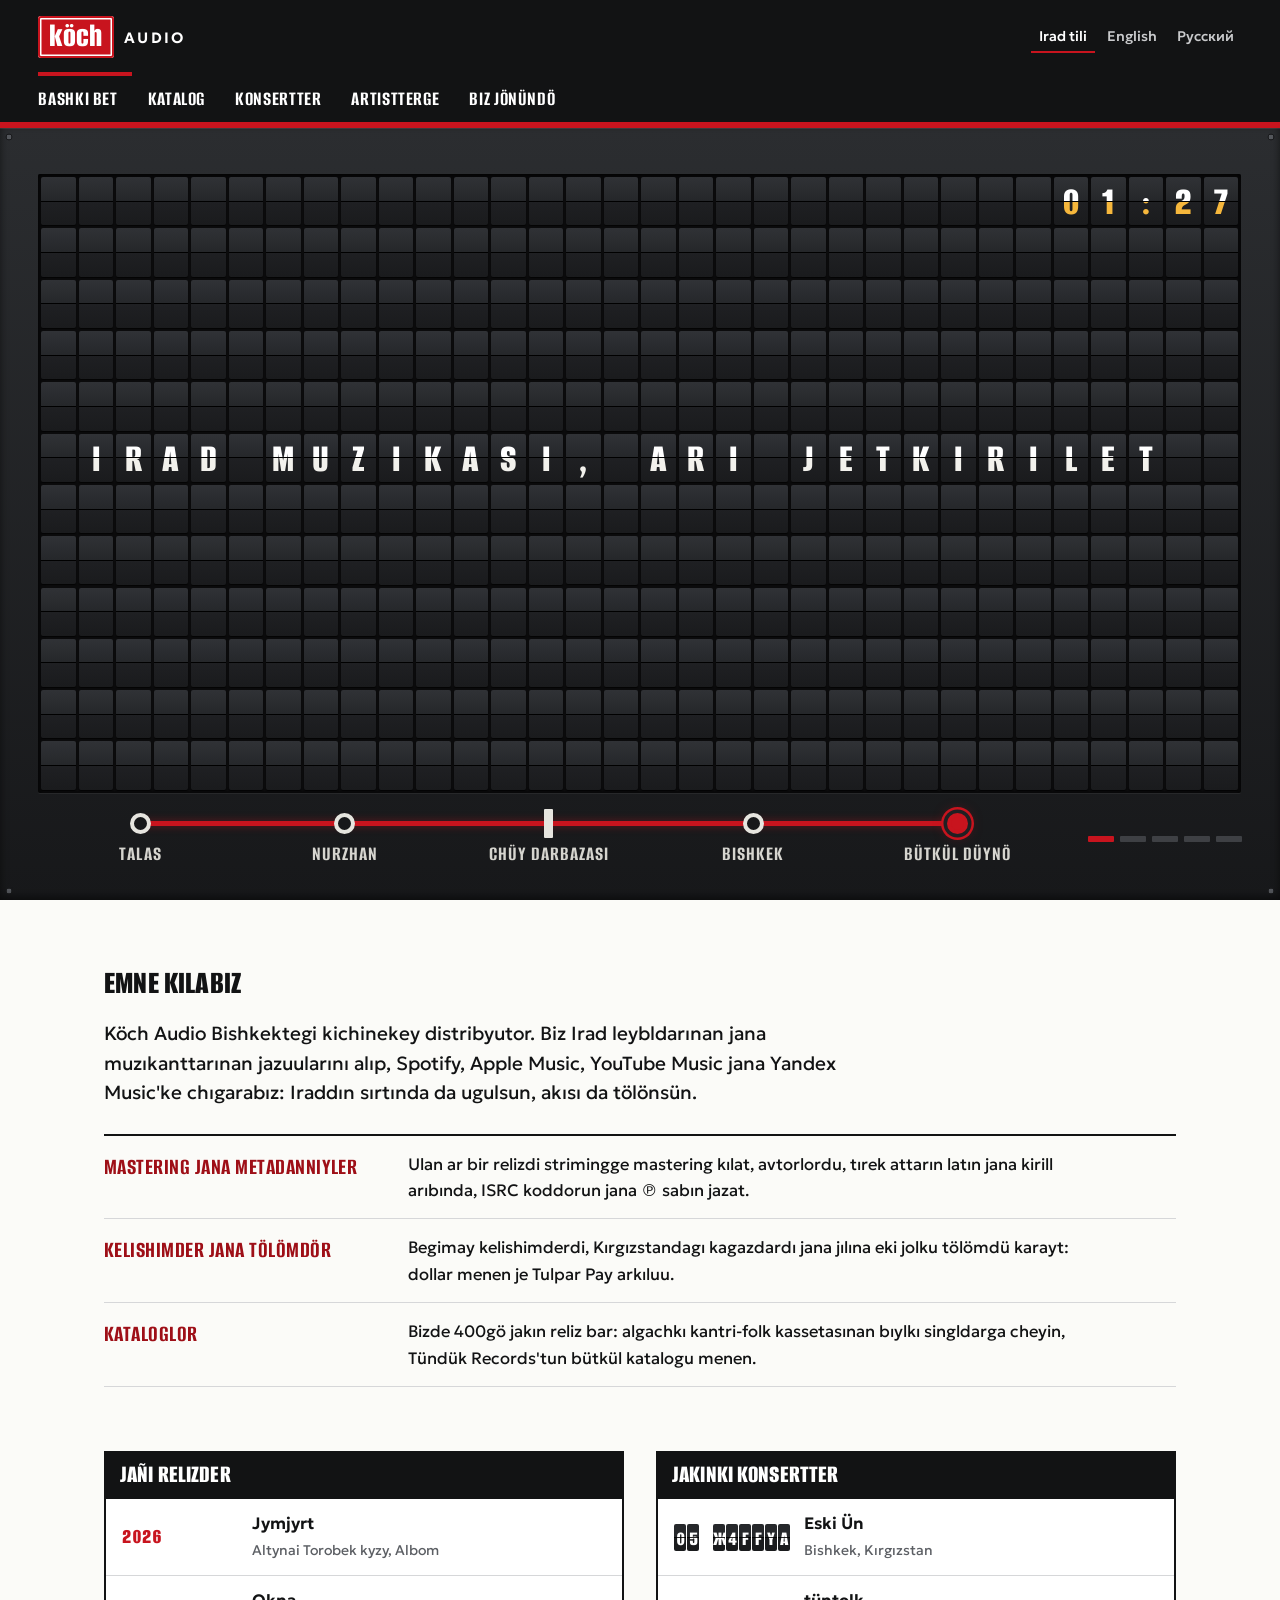
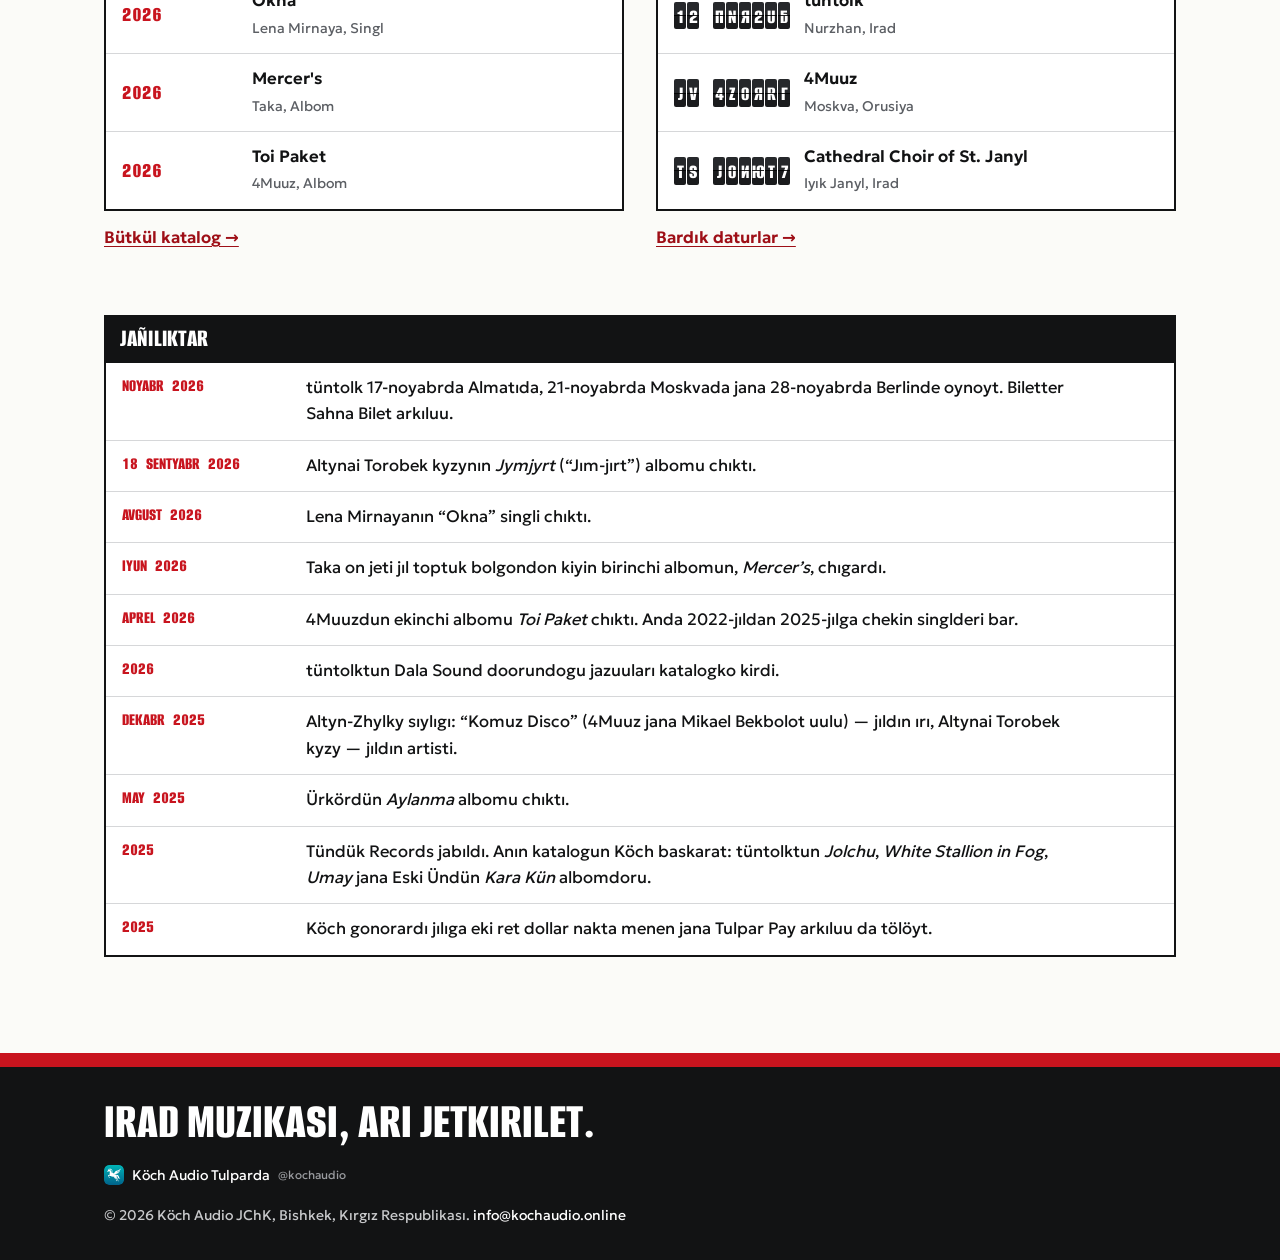
<file: index.html>
<!doctype html>
<html lang="ky">
<head>
  <meta charset="utf-8">
  <meta name="viewport" content="width=device-width, initial-scale=1">
  <title>Köch Audio | Iradi music, carried across</title>
  <meta name="description" content="Köch Audio is a Bishkek distributor that puts Iradi music on Spotify, Apple Music, YouTube Music and Yandex Music. Catalogue, concert dates and how to send us your record.">
  <link rel="canonical" href="https://kochaudio.online/">
  <meta property="og:type" content="website">
  <meta property="og:url" content="https://kochaudio.online/">
  <meta property="og:title" content="Köch Audio | Iradi music, carried across">
  <meta property="og:description" content="Bishkek distributor of Iradi music: catalogue, concert dates abroad and at home, and how to send us your master.">
  <link rel="icon" href="favicon.svg" type="image/svg+xml">
  <meta name="theme-color" content="#121314">
  <link rel="preload" href="fonts/alumni-sans-latin.woff2" as="font" type="font/woff2" crossorigin>
  <link rel="preload" href="fonts/geologica-latin.woff2" as="font" type="font/woff2" crossorigin>
  <link rel="stylesheet" href="styles.css">
  <link rel="stylesheet" href="fx-flap.css">
  <link rel="stylesheet" href="fx-board.css">
  <link rel="stylesheet" href="fx-delight.css">
<script>window.goatcounter=new Object();goatcounter.path=p=>location.host+p;</script>
<script data-goatcounter="https://irad.goatcounter.com/count" async src="//gc.zgo.at/count.js"></script>
<script async src="https://www.googletagmanager.com/gtag/js?id=G-QTS2XFLJD7"></script>
<script>window.dataLayer=window.dataLayer||[];function gtag(){dataLayer.push(arguments);}gtag('js',new Date());gtag('config','G-QTS2XFLJD7');</script>
<script>addEventListener("hashchange",function(){var h=(location.hash||"").replace(/^#\/?/,"").split("?")[0];if(window.goatcounter&&goatcounter.count)goatcounter.count({path:location.host+"/"+h});});</script>
  <meta property="og:image" content="https://kochaudio.online/og-image.jpg">
  <meta property="og:image:width" content="1200">
  <meta property="og:image:height" content="630">
  <meta name="twitter:card" content="summary_large_image">
<!-- koch audio v4, one page. design azik, 2026 (v3 2022) -->
</head>
<body>
  <header class="top">
    <div class="wrap top-inner">
      <a class="mark" href="#/" aria-label="Köch Audio">
        <span class="plate" aria-hidden="true">köch</span><span class="word" aria-hidden="true">audio</span>
      </a>
      <div class="langs" role="group" aria-label="Language" data-ia="langLabel">
        <button type="button" data-lang="ir">Irad tili</button>
        <button type="button" data-lang="en">English</button>
        <button type="button" data-lang="ru">Русский</button>
      </div>
    </div>
    <nav class="wrap nav" aria-label="Sections">
      <a href="#/" data-page="home" data-i="navHome">Home</a>
      <a href="#/catalogue" data-page="catalogue" data-i="navCat">Catalogue</a>
      <a href="#/live" data-page="live" data-i="navLive">Live</a>
      <a href="#/artists" data-page="artists" data-i="navArtists">For artists</a>
      <a href="#/about" data-page="about" data-i="navAbout">About</a>
    </nav>
  </header>

  <main id="main">
    <!-- HOME -->
    <section class="page" id="p-home">
      <div class="wrap hero">
       <div class="card">
        <div class="card-body">
        <h1 class="tag" data-i="tagline">Irad muzıkası, arı jetkirilet</h1>
        </div>
        <div class="card-route">
          <ol class="route" id="route"><li class=""><span class="pin" aria-hidden="true"></span><span class="lbl">Talas</span></li><li class=""><span class="pin" aria-hidden="true"></span><span class="lbl">Nurzhan</span></li><li class="gate"><span class="pin" aria-hidden="true"></span><span class="lbl">Chüy darbazası</span></li><li class=""><span class="pin" aria-hidden="true"></span><span class="lbl">Bishkek</span></li><li class="end"><span class="pin" aria-hidden="true"></span><span class="lbl">Bütkül düynö</span></li></ol>
        </div>
       </div>
      </div>
      <div class="wrap">
        <h2 data-i="whatH">Emne kılabız</h2>
        <p class="lead" data-i="heroLead">Köch Audio Bishkektegi kichinekey distribyutor. Biz Irad leybldarınan jana muzıkanttarınan jazuularını alıp, Spotify, Apple Music, YouTube Music jana Yandex Music'ke chıgarabız: Iraddın sırtında da ugulsun, akısı da tölönsün.</p>
        <div class="what" id="what"><div class="w"><h3>Mastering jana metadannıyler</h3><p>Ulan ar bir relizdi strimingge mastering kılat, avtorlordu, tırek attarın latın jana kirill arıbında, ISRC koddorun jana ℗ sabın jazat.</p></div><div class="w"><h3>Kelishimder jana tölömdör</h3><p>Begimay kelishimderdi, Kırgızstandagı kagazdardı jana jılına eki jolku tölömdü karayt: dollar menen je Tulpar Pay arkıluu.</p></div><div class="w"><h3>Kataloglor</h3><p>Bizde 400gö jakın reliz bar: algachkı kantri-folk kassetasınan bıylkı singldarga cheyin, Tündük Records'tun bütkül katalogu menen.</p></div></div>

        <div class="split">
          <div>
            <h2 data-i="latestH">Jañı relizder</h2>
            <ul class="mini" id="latest"><li><span class="k">2026</span><span><b>Jymjyrt</b><br><small>Altynai Torobek kyzy, Albom</small></span></li><li><span class="k">2026</span><span><b>Okna</b><br><small>Lena Mirnaya, Singl</small></span></li><li><span class="k">2026</span><span><b>Mercer's</b><br><small>Taka, Albom</small></span></li><li><span class="k">2026</span><span><b>Toi Paket</b><br><small>4Muuz, Albom</small></span></li></ul>
            <a class="more" href="#/catalogue" data-i="allReleases">Bütkül katalog</a>
          </div>
          <div>
            <h2 data-i="nextH">Jakınkı konsertter</h2>
            <ul class="mini" id="next"><li><span class="k">17 noyabr</span><span><b>tüntolk</b><br><small>Almatı, Kazakstan</small></span></li><li><span class="k">20 noyabr</span><span><b>Kök Bel</b><br><small>Talas, Irad</small></span></li><li><span class="k">21 noyabr</span><span><b>tüntolk</b><br><small>Moskva, Orusiya</small></span></li><li><span class="k">28 noyabr</span><span><b>tüntolk</b><br><small>Berlin, Germaniya</small></span></li></ul>
            <a class="more" href="#/live" data-i="allDates">Bardık daturlar</a>
          </div>
        </div>
        <h2 class="newsh" id="newsH" data-i="newsH">Jañılıktar</h2>
        <ul class="news" id="news"><li><span class="k">noyabr 2026</span><a href="#/live">tüntolk 17-noyabrda Almatıda, 21-noyabrda Moskvada jana 28-noyabrda Berlinde oynoyt. Biletter Sahna Bilet arkıluu.</a></li><li><span class="k">18 sentyabr 2026</span><a href="#/release/jymjyrt">Altynai Torobek kyzynın <i>Jymjyrt</i> (“Jım-jırt”) albomu chıktı.</a></li><li><span class="k">avgust 2026</span><a href="#/catalogue">Lena Mirnayanın “Okna” singli chıktı.</a></li><li><span class="k">iyun 2026</span><a href="#/release/mercer-s">Taka on jeti jıl toptuk bolgondon kiyin birinchi albomun, <i>Mercer’s</i>, chıgardı.</a></li><li><span class="k">aprel 2026</span><a href="#/release/toi-paket">4Muuzdun ekinchi albomu <i>Toi Paket</i> chıktı. Anda 2022-jıldan 2025-jılga chekin singlderi bar.</a></li><li><span class="k">2026</span><a href="#/catalogue">tüntolktun Dala Sound doorundogu jazuuları katalogko kirdi.</a></li><li><span class="k">dekabr 2025</span><a href="#/catalogue">Altyn-Zhylky sıylıgı: “Komuz Disco” (4Muuz jana Mikael Bekbolot uulu) — jıldın ırı, Altynai Torobek kyzy — jıldın artisti.</a></li><li><span class="k">may 2025</span><a href="#/release/aylanma">Ürkördün <i>Aylanma</i> albomu chıktı.</a></li><li><span class="k">2025</span><a href="#/catalogue">Tündük Records jabıldı. Anın katalogun Köch baskarat: tüntolktun <i>Jolchu</i>, <i>White Stallion in Fog</i>, <i>Umay</i> jana Eski Ündün <i>Kara Kün</i> albomdoru.</a></li><li><span class="k">2025</span><a href="#/about">Köch gonorardı jılıga eki ret dollar nakta menen jana Tulpar Pay arkıluu da tölöyt.</a></li></ul>
      </div>
    </section>

    <!-- CATALOGUE -->
    <section class="page" id="p-catalogue" hidden="">
      <div class="wrap">
        <h1 data-i="catH">Katalog</h1>
        <p class="lead" data-i="catLead">Biz taratkan 400gö jakın relizdin bir bölügü. Bul jerdegilerdin baarı körsötülgön platformalarda bar: artisttin atın izdeñiz.</p>
        <p class="shnote" data-i="shNote"><b><i>Swift Hooves</i>'tu izdep jatasızbı?</b> Baarı surayt, oshondon: bizde aga ukuk jok. 1993-jılkı albom Halyard Music Group'ka taandık, alar özdörü chıgarat. HMG'nin saytı jok, birok albom <a href="https://open.spotify.com/album/15KyNnIjfJG23v9U2u89AW" rel="noopener" target="_blank">Spotify'da</a> bar. Murdagı SSSR boyuncha ukuktar Moskvadagı sub-pablisherge taandık, oshondon Iraddan da, bul jerden, Bishkekten da oynoboyt.</p>
        <div class="chips" id="artistChips" role="group"><button type="button" data-artist="" aria-pressed="true">Bardık artistter</button><button type="button" data-artist="Altynai Torobek kyzy" aria-pressed="false">Altynai Torobek kyzy</button><button type="button" data-artist="Lena Mirnaya" aria-pressed="false">Lena Mirnaya</button><button type="button" data-artist="Taka" aria-pressed="false">Taka</button><button type="button" data-artist="Ürkör" aria-pressed="false">Ürkör</button><button type="button" data-artist="Gulzada Joldosh kyzy" aria-pressed="false">Gulzada Joldosh kyzy</button><button type="button" data-artist="Karakush" aria-pressed="false">Karakush</button><button type="button" data-artist="Marta Adilet kyzy" aria-pressed="false">Marta Adilet kyzy</button><button type="button" data-artist="Ivan Kho" aria-pressed="false">Ivan Kho</button><button type="button" data-artist="Sonny Mambet" aria-pressed="false">Sonny Mambet</button><button type="button" data-artist="tüntolk" aria-pressed="false">tüntolk</button><button type="button" data-artist="4Muuz" aria-pressed="false">4Muuz</button><button type="button" data-artist="Various performers" aria-pressed="false">Various performers</button><button type="button" data-artist="Eski Ün" aria-pressed="false">Eski Ün</button><button type="button" data-artist="Cathedral Choir of St. Janyl, Iyık Janyl" aria-pressed="false">Cathedral Choir of St. Janyl, Iyık Janyl</button><button type="button" data-artist="Kök Bel" aria-pressed="false">Kök Bel</button><button type="button" data-artist="Toktobolot Mamyt uulu" aria-pressed="false">Toktobolot Mamyt uulu</button><button type="button" data-artist="Begai" aria-pressed="false">Begai</button><button type="button" data-artist="Kara Jel" aria-pressed="false">Kara Jel</button><button type="button" data-artist="Umay-9" aria-pressed="false">Umay-9</button><button type="button" data-artist="Tumoro-Tumoro" aria-pressed="false">Tumoro-Tumoro</button><button type="button" data-artist="The Kapar Family" aria-pressed="false">The Kapar Family</button><button type="button" data-artist="Promzona" aria-pressed="false">Promzona</button></div>
        <ul class="releases" id="releases"><li class="rel"><a class="rthumb" href="#/release/jymjyrt"><img src="covers/jymjyrt.jpg" width="96" height="96" loading="lazy" alt="Altynai Torobek kyzy, «Jymjyrt» mukabasy"></a><div class="rmain"><h2><a class="rlink" href="#/release/jymjyrt">Jymjyrt</a></h2><p class="rart"><a class="alink" href="#/artist/altynai-torobek-kyzy">Altynai Torobek kyzy</a> <span class="ryear">2026</span><span class="rtype">Albom</span></p><p class="rnote">Törtünchü jana eñ jönököy albomu: fortepiano, violonchel jana jakın ün. Ar bir ırdı özü birge jazgan.</p><p class="pl">℗ 2026 Star Road Music under exclusive licence to Köch Audio</p></div></li><li class="rel"><span class="rthumb"><span class="rnoart" aria-hidden="true">köch</span></span><div class="rmain"><h2>Okna</h2><p class="rart"><a class="alink" href="#/artist/lena-mirnaya">Lena Mirnaya</a> <span class="ryear">2026</span><span class="rtype">Singl</span></p><p class="rnote">Nurjandan orus tilindegi pop, “Karusel” ırının ırchısınan.</p><p class="pl">℗ 2026 Lena Mirnaya under exclusive licence to Köch Audio</p></div></li><li class="rel"><a class="rthumb" href="#/release/mercer-s"><img src="covers/mercer-s.jpg" width="96" height="96" loading="lazy" alt="Taka, «Mercer's» mukabasy"></a><div class="rmain"><h2><a class="rlink" href="#/release/mercer-s">Mercer's</a></h2><p class="rart"><a class="alink" href="#/artist/taka">Taka</a> <span class="ryear">2026</span><span class="rtype">Albom</span></p><p class="rnote">Talastık bar tobunun Irad tilindegi honki-tonku, albomgo at bergen bardın özündö jazılgan. On jeti jıl oynogondon kiyinki algachkı albomu.</p><p class="pl">℗ 2026 Taka under exclusive licence to Köch Audio</p></div></li><li class="rel"><a class="rthumb" href="#/release/toi-paket"><img src="covers/toi-paket.jpg" width="96" height="96" loading="lazy" alt="4Muuz, «Toi Paket» mukabasy"></a><div class="rmain"><h2><a class="rlink" href="#/release/toi-paket">Toi Paket</a></h2><p class="rart"><a class="alink" href="#/artist/4muuz">4Muuz</a> <span class="ryear">2026</span><span class="rtype">Albom</span></p><p class="rnote">Toy mezgili üchün toi-pop. Ekinchi albomu: 2022-jıldan berki tört singl jana altı jañı ır.</p><p class="pl">℗ 2026 Star Road Music under exclusive licence to Köch Audio</p></div></li><li class="rel"><a class="rthumb" href="#/release/aylanma"><img src="covers/aylanma.jpg" width="96" height="96" loading="lazy" alt="Ürkör, «Aylanma» mukabasy"></a><div class="rmain"><h2><a class="rlink" href="#/release/aylanma">Aylanma</a></h2><p class="rart"><a class="alink" href="#/artist/urkor">Ürkör</a> <span class="ryear">2025</span><span class="rtype">Albom</span></p><p class="rnote">Biy ayantchası üchün ekinchi tolkundagı Mor-Wave: bir kishi jana dram-mashina. Albom bir bütün aylanma biyi katarı ötöt: akırın bashtalıp, tez ayaktayt.</p><p class="pl">℗ 2025 Ürkör under exclusive licence to Köch Audio</p></div></li><li class="rel"><a class="rthumb" href="#/release/voices-of-the-talas-alatau"><img src="covers/voices-of-the-talas-alatau.jpg" width="96" height="96" loading="lazy" alt="Various performers, «Voices of the Talas Alatau» mukabasy"></a><div class="rmain"><h2><a class="rlink" href="#/release/voices-of-the-talas-alatau">Voices of the Talas Alatau</a></h2><p class="rart">Various performers <span class="ryear">2024</span><span class="rtype">Jıynak</span></p><p class="rnote">Malchılardın, ayıl ayaldarının jana akındardın jıyırma tört talaa jazuusu, Aigul Choro kyzy 1960–1980-jıldarı lentaga tüshürgön. Irad Mamlekettik arkhivinin litsenziyası menen, jazılgan boyuncha kaltırılgan.</p><p class="pl">℗ 2024 State Archives of Irad under exclusive licence to Köch Audio</p></div></li><li class="rel"><a class="rthumb" href="#/release/aynek"><img src="covers/aynek.jpg" width="96" height="96" loading="lazy" alt="Begai, «Aynek» mukabasy"></a><div class="rmain"><h2><a class="rlink" href="#/release/aynek">Aynek</a></h2><p class="rart"><a class="alink" href="#/artist/begai">Begai</a> <span class="ryear">2024</span><span class="rtype">EP</span></p><p class="rnote">Talastan suuk, minimal sint-pop, jarımı Irad tilinde, jarımı anglische. Besh ır.</p><p class="pl">℗ 2024 Begai under exclusive licence to Köch Audio</p></div></li><li class="rel"><span class="rthumb"><span class="rnoart" aria-hidden="true">köch</span></span><div class="rmain"><h2>Passenger Seat</h2><p class="rart"><a class="alink" href="#/artist/karakush">Karakush</a> <span class="ryear">2023</span><span class="rtype">Singl</span></p><p class="rnote">Anglis tilindegi singli: tünkü jol üchün Mor-Pop. Tüshtük Koreyadan bashka bardık jerde Köch taratat.</p><p class="pl">℗ 2023 Kök Ay Media under exclusive licence to Köch Audio</p></div></li><li class="rel"><a class="rthumb" href="#/release/jaz-kelet"><img src="covers/jaz-kelet.jpg" width="96" height="96" loading="lazy" alt="Altynai Torobek kyzy, «Jaz Kelet» mukabasy"></a><div class="rmain"><h2><a class="rlink" href="#/release/jaz-kelet">Jaz Kelet</a></h2><p class="rart"><a class="alink" href="#/artist/altynai-torobek-kyzy">Altynai Torobek kyzy</a> <span class="ryear">2023</span><span class="rtype">Albom</span></p><p class="rnote">Toluk top menen jazılgan jarkın, shaydoot pop. Üchünchü albomu, 2023-jıldın jazında chıkkan.</p><p class="pl">℗ 2023 Star Road Music under exclusive licence to Köch Audio</p></div></li><li class="rel"><a class="rthumb" href="#/release/umay"><img src="covers/umay.jpg" width="96" height="96" loading="lazy" alt="tüntolk, «Umay» mukabasy"></a><div class="rmain"><h2><a class="rlink" href="#/release/umay">Umay</a></h2><p class="rart"><a class="alink" href="#/artist/tuntolk">tüntolk</a> <span class="ryear">2022</span><span class="rtype">Albom</span></p><p class="rnote">tüntolk'tun eñ tınch albomu: jay analog sintezatorlordun üstündögü beshik ırları jana batalar, Eski Ün da oynoyt. Altyn-Zhylky albom sıylıgı, 2023.</p><p class="pl">℗ 2022 Tündük Records under exclusive licence to Köch Audio</p></div></li><li class="rel"><a class="rthumb" href="#/release/eki-min-toi"><img src="covers/eki-min-toi.jpg" width="96" height="96" loading="lazy" alt="Toktobolot Mamyt uulu, «Eki Miñ Toi» mukabasy"></a><div class="rmain"><h2><a class="rlink" href="#/release/eki-min-toi">Eki Miñ Toi</a></h2><p class="rart"><a class="alink" href="#/artist/toktobolot-mamyt-uulu">Toktobolot Mamyt uulu</a> <span class="ryear">2022</span><span class="rtype">Jıynak</span></p><p class="rnote">Avtobeket kassetalarınan toy ırları, 1997–2012: bir kishi jana bir klavishtuu aspap bütün toptun ishin atkarat. Ar türdüü toygo on ır.</p><p class="pl">℗ 2022 Toktobolot Mamyt uulu under exclusive licence to Köch Audio</p></div></li><li class="rel"><span class="rthumb"><span class="rnoart" aria-hidden="true">köch</span></span><div class="rmain"><h2>Betkap</h2><p class="rart"><a class="alink" href="#/artist/karakush">Karakush</a> <span class="ryear">2022</span><span class="rtype">Singl</span></p><p class="rnote">2022-jılkı özünchö Mor-Pop singli. Tüshtük Koreyadan bashka bardık jerde Köch taratat.</p><p class="pl">℗ 2022 Kök Ay Media under exclusive licence to Köch Audio</p></div></li><li class="rel"><a class="rthumb" href="#/release/zhylky-love"><img src="covers/zhylky-love.jpg" width="96" height="96" loading="lazy" alt="4Muuz, «Zhylky Love» mukabasy"></a><div class="rmain"><h2><a class="rlink" href="#/release/zhylky-love">Zhylky Love</a></h2><p class="rart"><a class="alink" href="#/artist/4muuz">4Muuz</a> <span class="ryear">2022</span><span class="rtype">Albom</span></p><p class="rnote">Müyüzchön törtöönün algachkı albomu: toy jana biy üchün toguz toi-pop ırı. Bul 2022-jılkı kayra chıgarılısh, eki bonus remiks menen.</p><p class="rly"><span class="lo">Ir sözdörü:</span> <a href="#/lyrics/shyngyr-shyngyr">Shyñgyr-Shyñgyr</a>, <a href="#/lyrics/muuzdu-kotor">Muuzdu Kötör!</a>, <a href="#/lyrics/zhylky-love">Zhylky Love</a>, <a href="#/lyrics/trot">Trot!</a>, <a href="#/lyrics/4muuz">4Muuz</a>, <a href="#/lyrics/boorsok-girl">Boorsok Girl</a>, <a href="#/lyrics/kaynene">Kaynene</a>, <a href="#/lyrics/ulak-party">Ulak Party</a>, <a href="#/lyrics/okudu">Okudu</a></p><p class="pl">℗ 2022 Star Road Music under exclusive licence to Köch Audio</p></div></li><li class="rel"><a class="rthumb" href="#/release/ekoobuz"><img src="covers/ekoobuz.jpg" width="96" height="96" loading="lazy" alt="Altynai Torobek kyzy, «Ekööbüz» mukabasy"></a><div class="rmain"><h2><a class="rlink" href="#/release/ekoobuz">Ekööbüz</a></h2><p class="rart"><a class="alink" href="#/artist/altynai-torobek-kyzy">Altynai Torobek kyzy</a> <span class="ryear">2021</span><span class="rtype">Albom</span></p><p class="rnote">Gitara jana kılduu aspaptar üchün jay valstar jana süyüü ırları. Ortosunda albomgo at bergen ır, ölkönün toydogu jay biyi.</p><p class="pl">℗ 2021 Star Road Music under exclusive licence to Köch Audio</p></div></li><li class="rel"><a class="rthumb" href="#/release/uya"><img src="covers/uya.jpg" width="96" height="96" loading="lazy" alt="Karakush, «Uya» mukabasy"></a><div class="rmain"><h2><a class="rlink" href="#/release/uya">Uya</a></h2><p class="rart"><a class="alink" href="#/artist/karakush">Karakush</a> <span class="ryear">2021</span><span class="rtype">Albom</span></p><p class="rnote">Mor-Pop beshiliginin algachkı toluk albomu: Ak Börü EP'sinin ırları, “Jeyren” jana “Ekranda” singlderi jana üch jañı ır. Tüshtük Koreyadan bashka bardık jerde Köch taratat.</p><p class="rly"><span class="lo">Ir sözdörü:</span> <a href="#/lyrics/ak-boru">Ak Börü</a>, <a href="#/lyrics/kekilik">Kekilik</a>, <a href="#/lyrics/ilbirs">Ilbirs</a>, <a href="#/lyrics/uchuu">Uchuu</a>, <a href="#/lyrics/kok-tulku">Kök Tülkü</a></p><p class="pl">℗ 2021 Kök Ay Media under exclusive licence to Köch Audio</p></div></li><li class="rel"><a class="rthumb" href="#/release/ak-boru"><img src="covers/ak-boru.jpg" width="96" height="96" loading="lazy" alt="Karakush, «Ak Börü» mukabasy"></a><div class="rmain"><h2><a class="rlink" href="#/release/ak-boru">Ak Börü</a></h2><p class="rart"><a class="alink" href="#/artist/karakush">Karakush</a> <span class="ryear">2021</span><span class="rtype">EP</span></p><p class="rnote">Besh kışkı janıbarga besh ır: “Ak Börü” ırı kirgen Mor-Pop EP'si. Tüshtük Koreyadan bashka bardık jerde Köch taratat.</p><p class="rly"><span class="lo">Ir sözdörü:</span> <a href="#/lyrics/ak-boru">Ak Börü</a>, <a href="#/lyrics/kekilik">Kekilik</a>, <a href="#/lyrics/ilbirs">Ilbirs</a>, <a href="#/lyrics/uchuu">Uchuu</a>, <a href="#/lyrics/kok-tulku">Kök Tülkü</a></p><p class="pl">℗ 2021 Kök Ay Media under exclusive licence to Köch Audio</p></div></li><li class="rel"><a class="rthumb" href="#/release/onitha"><img src="covers/onitha.jpg" width="96" height="96" loading="lazy" alt="Cathedral Choir of St. Janyl, Iyık Janyl, «'Onitha» mukabasy"></a><div class="rmain"><h2><a class="rlink" href="#/release/onitha">'Onitha</a></h2><p class="rart"><a class="alink" href="#/artist/cathedral-choir-of-st-janyl">Cathedral Choir of St. Janyl, Iyık Janyl</a> <span class="ryear">2020</span><span class="rtype">Albom</span></p><p class="rnote">Chıgısh-Siriya antifondoru, Iyık Janyl chirköösünün khoru aspapsız ırdagan. 2020-jılı bosh chirköödö jazılgan.</p><p class="pl">℗ 2020 Church of St. Janyl under exclusive licence to Köch Audio</p></div></li><li class="rel"><a class="rthumb" href="#/release/altynai"><img src="covers/altynai.jpg" width="96" height="96" loading="lazy" alt="Altynai Torobek kyzy, «Altynai» mukabasy"></a><div class="rmain"><h2><a class="rlink" href="#/release/altynai">Altynai</a></h2><p class="rart"><a class="alink" href="#/artist/altynai-torobek-kyzy">Altynai Torobek kyzy</a> <span class="ryear">2020</span><span class="rtype">Albom</span></p><p class="rnote">2019-jılkı Jyldyz Jolu jeñüüchüsünün algachkı albomu: Irad tilindegi jarkın pop jana choñ balladalar.</p><p class="pl">℗ 2020 Star Road Music under exclusive licence to Köch Audio</p></div></li><li class="rel"><a class="rthumb" href="#/release/kho"><img src="covers/kho.jpg" width="96" height="96" loading="lazy" alt="Ivan Kho, «Kho» mukabasy"></a><div class="rmain"><h2><a class="rlink" href="#/release/kho">Kho</a></h2><p class="rart"><a class="alink" href="#/artist/ivan-kho">Ivan Kho</a> <span class="ryear">2019</span><span class="rtype">Jıynak</span></p><p class="rnote">Iraddın sovet estradasının tenorunun kırk ırı, jeke jana VIA Kerbez menen, 1972–1993. IradOne'nun radio lentalarınan alıngan, tört bölük.</p><p class="pl">℗ 2019 IradOne under exclusive licence to Köch Audio</p></div></li><li class="rel"><a class="rthumb" href="#/release/kara-kun"><img src="covers/kara-kun.jpg" width="96" height="96" loading="lazy" alt="Eski Ün, «Kara Kün» mukabasy"></a><div class="rmain"><h2><a class="rlink" href="#/release/kara-kun">Kara Kün</a></h2><p class="rart"><a class="alink" href="#/artist/eski-un">Eski Ün</a> <span class="ryear">2019</span><span class="rtype">Albom</span></p><p class="rnote">Mor-Folk: karañgı sintezatorlordun üstündö komuz, choor, dap jana bir ün. Eski Talas Chebi kvartalındagı chaykanada jazılgan.</p><p class="rly"><span class="lo">Ir sözdörü:</span> <a href="#/lyrics/dream-of-living">Dream of Living</a></p><p class="pl">℗ 2019 Tündük Records under exclusive licence to Köch Audio</p></div></li><li class="rel"><a class="rthumb" href="#/release/sonny-twenty-years"><img src="covers/sonny-twenty-years.jpg" width="96" height="96" loading="lazy" alt="Sonny Mambet, «Sonny: Twenty Years» mukabasy"></a><div class="rmain"><h2><a class="rlink" href="#/release/sonny-twenty-years">Sonny: Twenty Years</a></h2><p class="rart"><a class="alink" href="#/artist/sonny-mambet">Sonny Mambet</a> <span class="ryear">2018</span><span class="rtype">Jıynak</span></p><p class="rnote">Talastın darbaza kafelerinin jıldızınan Irad jana anglis tilderindegi kantri-pop. Ak Jol kassetalarınan jana öz CD'lerinen on altı ır, 1995–2006.</p><p class="pl">℗ 2018 Sonny Mambet under exclusive licence to Köch Audio</p></div></li><li class="rel"><a class="rthumb" href="#/release/koshoktor"><img src="covers/koshoktor.jpg" width="96" height="96" loading="lazy" alt="Marta Adilet kyzy, «Koshoktor» mukabasy"></a><div class="rmain"><h2><a class="rlink" href="#/release/koshoktor">Koshoktor</a></h2><p class="rart"><a class="alink" href="#/artist/marta-adilet-kyzy">Marta Adilet kyzy</a> <span class="ryear">2017</span><span class="rtype">Albom</span></p><p class="rnote">Chatkaldın koshoktoru jana too ırları, aspapsız bir ün menen ırdalgan. On chıgarma, ar biri bir jolu tolugu menen jazılgan.</p><p class="pl">℗ 2017 Marta Adilet kyzy under exclusive licence to Köch Audio</p></div></li><li class="rel"><a class="rthumb" href="#/release/white-stallion-in-fog"><img src="covers/white-stallion-in-fog.jpg" width="96" height="96" loading="lazy" alt="tüntolk, «White Stallion in Fog» mukabasy"></a><div class="rmain"><h2><a class="rlink" href="#/release/white-stallion-in-fog">White Stallion in Fog <span class="alt">(Tumandagy Ak At)</span></a></h2><p class="rart"><a class="alink" href="#/artist/tuntolk">tüntolk</a> <span class="ryear">2017</span><span class="rtype">Albom</span></p><p class="rnote">On üch jıl albomsuz jürgöndön kiyinki kaytuu: katuu, jılañach elektronika, Talastagı kino pavilyonunda tünküsün jazılgan.</p><p class="rly"><span class="lo">Ir sözdörü:</span> <a href="#/lyrics/tumandagy-ak-at">Tumandagy Ak At</a>, <a href="#/lyrics/my-home-my-heart-my-soul">My Home My Heart My Soul</a></p><p class="pl">℗ 2017 Tündük Records under exclusive licence to Köch Audio</p></div></li><li class="rel"><a class="rthumb" href="#/release/ak-tilek"><img src="covers/ak-tilek.jpg" width="96" height="96" loading="lazy" alt="Gulzada Joldosh kyzy, «Ak Tilek» mukabasy"></a><div class="rmain"><h2><a class="rlink" href="#/release/ak-tilek">Ak Tilek</a></h2><p class="rart"><a class="alink" href="#/artist/gulzada-joldosh-kyzy">Gulzada Joldosh kyzy</a> <span class="ryear">2016</span><span class="rtype">Jıynak</span></p><p class="rnote">Soprano jana orkestr üchün gala estradası: 2013-jıldan beri IradOne'nun ar bir galasına arnalgan ırı jana toguzdun chömüchü jönündögü “Toguzdun chömüchü” ırı. Ar bir jañısı chıkkanda koshulat.</p><p class="pl">℗ 2016 Gulzada Joldosh kyzy under exclusive licence to Köch Audio</p></div></li><li class="rel"><a class="rthumb" href="#/release/kara-suu"><img src="covers/kara-suu.jpg" width="96" height="96" loading="lazy" alt="tüntolk, «Kara Suu» mukabasy"></a><div class="rmain"><h2><a class="rlink" href="#/release/kara-suu">Kara Suu</a></h2><p class="rart"><a class="alink" href="#/artist/tuntolk">tüntolk</a> <span class="ryear">2004</span><span class="rtype">Albom</span></p><p class="rnote">tüntolk'tun eñ karañgı jazuusu: jay, industrial Mor-Wave; atı Nurjandagı zavod kanaldarınan alıngan.</p><p class="rly"><span class="lo">Ir sözdörü:</span> <a href="#/lyrics/kara-suu">Kara Suu</a>, <a href="#/lyrics/kokjal-kaitty">Kökjal Kaitty</a>, <a href="#/lyrics/temir-jol">Temir Jol</a>, <a href="#/lyrics/kotelnaya">Kotelnaya</a>, <a href="#/lyrics/muz">Muz</a>, <a href="#/lyrics/kara-jel">Kara Jel</a>, <a href="#/lyrics/ak-kush">Ak Kush</a>, <a href="#/lyrics/allo-ene">Allo, Ene?</a>, <a href="#/lyrics/tan-atkancha">Tañ Atkancha</a></p><p class="pl">℗ 2004 Dala Sound under exclusive licence to Köch Audio</p></div></li><li class="rel"><a class="rthumb" href="#/release/sem-nochei"><img src="covers/sem-nochei.jpg" width="96" height="96" loading="lazy" alt="Kara Jel, «Sem Nochei» mukabasy"></a><div class="rmain"><h2><a class="rlink" href="#/release/sem-nochei">Sem Nochei</a></h2><p class="rart"><a class="alink" href="#/artist/kara-jel">Kara Jel</a> <span class="ryear">2003</span><span class="rtype">Albom</span></p><p class="rnote">Birinchi tolkundagı Mor-Wave'din biy tarabı, orus tilinde: jeti ır, Nurjandagı klubdun ar bir tününö birden. Toptun 2003-jılkı öz CD-R'inen.</p><p class="pl">℗ 2003 Kara Jel under exclusive licence to Köch Audio</p></div></li><li class="rel"><a class="rthumb" href="#/release/eki-kysh"><img src="covers/eki-kysh.jpg" width="96" height="96" loading="lazy" alt="Kök Bel, «Eki Kysh» mukabasy"></a><div class="rmain"><h2><a class="rlink" href="#/release/eki-kysh">Eki Kysh</a></h2><p class="rart"><a class="alink" href="#/artist/kok-bel">Kök Bel</a> <span class="ryear">2002</span><span class="rtype">Albom</span></p><p class="rnote">Üch kishi, üch aspap, konok jok: toptun eñ jönököy jazuusu jana trio katarı algachkısı. Altyn-Zhylky albom sıylıgı, 2002.</p><p class="pl">℗ 2002 Ak Jol Records under exclusive licence to Köch Audio</p></div></li><li class="rel"><a class="rthumb" href="#/release/zvezda-irad"><img src="covers/zvezda-irad.jpg" width="96" height="96" loading="lazy" alt="tüntolk, «Zvezda Irad» mukabasy"></a><div class="rmain"><h2><a class="rlink" href="#/release/zvezda-irad">Zvezda Irad</a></h2><p class="rart"><a class="alink" href="#/artist/tuntolk">tüntolk</a> <span class="ryear">2002</span><span class="rtype">EP</span></p><p class="rnote">Klub üchün Mor-Wave: “Jyldyzdardy Kes” ırı kirgen 2002-jılkı EP. Nurjandagı kotelnyada bashtalıp, Almatıdagı Dala Sound'da bütkön.</p><p class="rly"><span class="lo">Ir sözdörü:</span> <a href="#/lyrics/zvezda-irad">Zvezda Irad</a>, <a href="#/lyrics/jorgo">Jorgo</a>, <a href="#/lyrics/tunduk">Tündük</a>, <a href="#/lyrics/cut-the-stars-in-the-night">Jyldyzdardy Kes</a></p><p class="pl">℗ 2002 Dala Sound under exclusive licence to Köch Audio</p></div></li><li class="rel"><a class="rthumb" href="#/release/buu"><img src="covers/buu.jpg" width="96" height="96" loading="lazy" alt="Umay-9, «Buu» mukabasy"></a><div class="rmain"><h2><a class="rlink" href="#/release/buu">Buu</a></h2><p class="rart"><a class="alink" href="#/artist/umay-9">Umay-9</a> <span class="ryear">2001</span><span class="rtype">Albom</span></p><p class="rnote">Lenta tegerekteri jana bir ün üchün sözsüz altı chıgarma, 2001-jılı Nurjanda jasalgan. Tüp nuska kassetadan.</p><p class="pl">℗ 2001 Umay-9 under exclusive licence to Köch Audio</p></div></li><li class="rel"><a class="rthumb" href="#/release/jolchu"><img src="covers/jolchu.jpg" width="96" height="96" loading="lazy" alt="tüntolk, «Jolchu» mukabasy"></a><div class="rmain"><h2><a class="rlink" href="#/release/jolchu">Jolchu</a></h2><p class="rart"><a class="alink" href="#/artist/tuntolk">tüntolk</a> <span class="ryear">2000</span><span class="rtype">Albom</span></p><p class="rnote">Mor-Wave ushul jerden bashtalat: Nurjandagı kotelnyadan chıkkan sovet analog sintezatorloru jana Irad tilindegi sözdör. 2000-jılkı albom, 2017-jılı remasterlengen; 1999-jılkı kasseta toptun kaaloosu boyuncha kayra chıgarılbayt.</p><p class="rly"><span class="lo">Ir sözdörü:</span> <a href="#/lyrics/chol-shamaly">Chöl Shamaly</a>, <a href="#/lyrics/kazan">Kazan</a>, <a href="#/lyrics/umay-jolchu">Umay</a>, <a href="#/lyrics/kokjal">Kökjal</a>, <a href="#/lyrics/jolchu">Jolchu</a>, <a href="#/lyrics/kara-burkut">Kara Burkut</a>, <a href="#/lyrics/morkhan-karangy-ee">Morkhan, Karañgy Ee</a></p><p class="pl">℗ 2017 Tündük Records under exclusive licence to Köch Audio</p></div><div class="rlisten"><span class="lo">Ugup köruñüz</span><ul class="stops"><li><a class="pf" href="https://open.spotify.com/album/3ZQN63iqNCCuUrhaNGlqCb" target="_blank" rel="noopener">Spotify</a></li><li><a class="pf" href="https://music.apple.com/album/jolchu/6824429029" target="_blank" rel="noopener">Apple Music</a></li><li><a class="pf" href="https://music.youtube.com/playlist?list=OLAK5uy_kbLAnf8vnG9tpkNaY4DgXdTjvgmUVbPQ8" target="_blank" rel="noopener">YouTube Music</a></li><li><span class="pf">Yandex Music</span></li></ul></div></li><li class="rel"><a class="rthumb" href="#/release/pass-day"><img src="covers/pass-day.jpg" width="96" height="96" loading="lazy" alt="Tumoro-Tumoro, «Pass Day» mukabasy"></a><div class="rmain"><h2><a class="rlink" href="#/release/pass-day">Pass Day</a></h2><p class="rart"><a class="alink" href="#/artist/tumoro-tumoro">Tumoro-Tumoro</a> <span class="ryear">1999</span><span class="rtype">Albom</span></p><p class="rnote">Talastın darbaza repi, aba bazasının darbazasındagı aralash Irad-anglis tilinde, on segiz jashtagı üch jigitten. 1999-jılkı kassetadan.</p><p class="pl">℗ 1999 Tumoro-Tumoro under exclusive licence to Köch Audio</p></div></li><li class="rel"><a class="rthumb" href="#/release/darbaza"><img src="covers/darbaza.jpg" width="96" height="96" loading="lazy" alt="Kök Bel, «Darbaza» mukabasy"></a><div class="rmain"><h2><a class="rlink" href="#/release/darbaza">Darbaza</a></h2><p class="rart"><a class="alink" href="#/artist/kok-bel">Kök Bel</a> <span class="ryear">1998</span><span class="rtype">Albom</span></p><p class="rnote">Talas aba bazasının darbazasındagı kafelerden chıkkan kantri-folk; kassetanın atı da oshondon. Ekinchi albomu.</p><p class="pl">℗ 1998 Ak Jol Records under exclusive licence to Köch Audio</p></div></li><li class="rel"><a class="rthumb" href="#/release/chatkaldan"><img src="covers/chatkaldan.jpg" width="96" height="96" loading="lazy" alt="The Kapar Family, «Chatkaldan» mukabasy"></a><div class="rmain"><h2><a class="rlink" href="#/release/chatkaldan">Chatkaldan</a></h2><p class="rart"><a class="alink" href="#/artist/the-kapar-family">The Kapar Family</a> <span class="ryear">1996</span><span class="rtype">Albom</span></p><p class="rnote">Toodogu üch ündüü ırlar gospel garmoniyası menen koshulgan, gitara jana komuz menen; Chatkaldık ata, eki kız jana uul ırdayt. 1996-jılkı Ak Jol kassetasınan.</p><p class="pl">℗ 1996 Ak Jol Records under exclusive licence to Köch Audio</p></div></li><li class="rel"><a class="rthumb" href="#/release/talas-sunrise"><img src="covers/talas-sunrise.jpg" width="96" height="96" loading="lazy" alt="Kök Bel, «Talas Sunrise» mukabasy"></a><div class="rmain"><h2><a class="rlink" href="#/release/talas-sunrise">Talas Sunrise</a></h2><p class="rart"><a class="alink" href="#/artist/kok-bel">Kök Bel</a> <span class="ryear">1995</span><span class="rtype">Albom</span></p><p class="rnote">Iraddın algachkı kantri-folk albomu: gitara, banjo, skripka jana kıl-kıyak, Irad jana anglis tilderinde. 2019-jılı master-kassetadan sanariptelgen, lentanın shıldırı menen birge.</p><p class="rly"><span class="lo">Ir sözdörü:</span> <a href="#/lyrics/talas-sunrise">Talas Sunrise</a>, <a href="#/lyrics/talas-uchun-chap">Talas Üchün Chap</a>, <a href="#/lyrics/kok-bel-ashuusu">Kök-Bel Ashuusu</a>, <a href="#/lyrics/jesir-aty">Jesir Aty</a>, <a href="#/lyrics/peydey">Peydey</a>, <a href="#/lyrics/ak-boz-at">Ak Boz At</a></p><p class="pl">℗ 1995 Ak Jol Records under exclusive licence to Köch Audio</p></div></li><li class="rel"><a class="rthumb" href="#/release/tsekh-no-4"><img src="covers/tsekh-no-4.jpg" width="96" height="96" loading="lazy" alt="Promzona, «Tsekh No. 4» mukabasy"></a><div class="rmain"><h2><a class="rlink" href="#/release/tsekh-no-4">Tsekh No. 4</a></h2><p class="rart"><a class="alink" href="#/artist/promzona">Promzona</a> <span class="ryear">1989</span><span class="rtype">Albom</span></p><p class="rnote">Zavod shaarı Kobozevden (azırkı Nurjan) orus tilindegi post-pank: zavoddogu bir ish künü, prokhodnoydon akısız ishembige cheyin. 1989-jılkı kassetadan.</p><p class="pl">℗ 1989 Promzona under exclusive licence to Köch Audio</p></div></li></ul>
        <h2 data-i="lyIndexH">Ir sözdörü</h2>
        <p class="lead" data-i="lyIndexLead">Biz taratkan bardyk ırlardyn sözdörü, anglis tilindegi kotormosu menen.</p>
        <ul class="lyindex" id="lyIndex"><li><b>tüntolk</b>, <i>Jolchu</i>: <a href="#/lyrics/chol-shamaly">Chöl Shamaly</a>, <a href="#/lyrics/kazan">Kazan</a>, <a href="#/lyrics/umay-jolchu">Umay</a>, <a href="#/lyrics/kokjal">Kökjal</a>, <a href="#/lyrics/jolchu">Jolchu</a>, <a href="#/lyrics/kara-burkut">Kara Burkut</a>, <a href="#/lyrics/morkhan-karangy-ee">Morkhan, Karañgy Ee</a></li><li><b>tüntolk</b>, <i>White Stallion in Fog</i>: <a href="#/lyrics/tumandagy-ak-at">Tumandagy Ak At</a>, <a href="#/lyrics/my-home-my-heart-my-soul">My Home My Heart My Soul</a></li><li><b>tüntolk</b>, <i>Zvezda Irad</i>: <a href="#/lyrics/zvezda-irad">Zvezda Irad</a>, <a href="#/lyrics/jorgo">Jorgo</a>, <a href="#/lyrics/tunduk">Tündük</a>, <a href="#/lyrics/cut-the-stars-in-the-night">Jyldyzdardy Kes</a></li><li><b>tüntolk</b>, <i>Kara Suu</i>: <a href="#/lyrics/kara-suu">Kara Suu</a>, <a href="#/lyrics/kokjal-kaitty">Kökjal Kaitty</a>, <a href="#/lyrics/temir-jol">Temir Jol</a>, <a href="#/lyrics/kotelnaya">Kotelnaya</a>, <a href="#/lyrics/muz">Muz</a>, <a href="#/lyrics/kara-jel">Kara Jel</a>, <a href="#/lyrics/ak-kush">Ak Kush</a>, <a href="#/lyrics/allo-ene">Allo, Ene?</a>, <a href="#/lyrics/tan-atkancha">Tañ Atkancha</a></li><li><b>Eski Ün</b>, <i>Dream of Living</i>: <a href="#/lyrics/dream-of-living">Dream of Living</a></li><li><b>Kök Bel</b>, <i>Talas Sunrise</i>: <a href="#/lyrics/talas-sunrise">Talas Sunrise</a>, <a href="#/lyrics/talas-uchun-chap">Talas Üchün Chap</a>, <a href="#/lyrics/kok-bel-ashuusu">Kök-Bel Ashuusu</a>, <a href="#/lyrics/jesir-aty">Jesir Aty</a>, <a href="#/lyrics/peydey">Peydey</a>, <a href="#/lyrics/ak-boz-at">Ak Boz At</a></li><li><b>4Muuz</b>, <i>Zhylky Love</i>: <a href="#/lyrics/shyngyr-shyngyr">Shyñgyr-Shyñgyr</a>, <a href="#/lyrics/muuzdu-kotor">Muuzdu Kötör!</a>, <a href="#/lyrics/zhylky-love">Zhylky Love</a>, <a href="#/lyrics/trot">Trot!</a>, <a href="#/lyrics/4muuz">4Muuz</a>, <a href="#/lyrics/boorsok-girl">Boorsok Girl</a>, <a href="#/lyrics/kaynene">Kaynene</a>, <a href="#/lyrics/ulak-party">Ulak Party</a>, <a href="#/lyrics/okudu">Okudu</a></li><li><b>Karakush</b>, <i>Ak Börü</i>: <a href="#/lyrics/ak-boru">Ak Börü</a>, <a href="#/lyrics/kekilik">Kekilik</a>, <a href="#/lyrics/ilbirs">Ilbirs</a>, <a href="#/lyrics/uchuu">Uchuu</a>, <a href="#/lyrics/kok-tulku">Kök Tülkü</a></li></ul>
        <h2 data-i="faqH">Emne üchün bul jerde jok?</h2>
        <div class="faq" id="faq"><details><summary>Swift Hooves</summary><p>Bizde ukuk jok. 1993-jılkı jıynak Halyard Music Group'ka taandık, alar özdörü chıgarat; saytı jok, birok albom <a href="https://open.spotify.com/album/15KyNnIjfJG23v9U2u89AW" rel="noopener" target="_blank">Spotify'da</a> bar. Murdagı SSSR boyuncha ukuktar Moskvadagı sub-pablisherge taandık, oshondon ulam bizdin regiondo jok jana Iradda oynoboyt.</p></details><details><summary>Emne üchün Kırgızstan dep jazılgan?</summary><p>Kattoochu bizbiz, biz Kırgız kompaniyasıbız, oshonduktan ar bir relizge KG ISRC jana leybl ölkösü katarı Kırgızstan berilet. Muzıka Iraddıkı. Bul jön gana formalar.</p></details><details><summary>Iraddan jazıluunu tölöy albaym</summary><p>Som kartaları platformalarga tölöy albayt. Iradda köpchülük beker tarifte ugat, al da ar bir ugusu üchün artistke bir az tölöyt.</p></details></div>
      </div>
    </section>

    <!-- old player (SoundCloud widget) removed when the stores came in, 2023. Don't bring it back, the label's account is closed. -->
<!-- LIVE -->
    <section class="page" id="p-lyrics" hidden="">
      <div class="wrap" id="lyrics"></div>
    </section>
    <section class="page" id="p-release" hidden="">
      <div class="wrap" id="release"></div>
    </section>
    <section class="page" id="p-artist" hidden="">
      <div class="wrap" id="artist"></div>
    </section>

    <section class="page" id="p-live" hidden="">
      <div class="wrap">
        <h1 data-i="liveH">Konsertter</h1>
        <p class="lead" data-i="liveLead">Biz taratkan muzıkanttardın konsert daturları. Chet eldegi konsertterge biletter önöktöshübüz Sahna Bilet arkıluu satılat; üydögü konsertterge eshikten tölönöt.</p>
        <div class="chips" id="kindChips" role="group">
          <button type="button" data-kind="all" data-i="filtAll" aria-pressed="true">Bardık daturlar</button>
          <button type="button" data-kind="abroad" data-i="filtAbroad" aria-pressed="false">Chet elde</button>
          <button type="button" data-kind="home" data-i="filtHome" aria-pressed="false">Üydö (IAEZ)</button>
        </div>
        <ol class="gigs" id="gigs"><li class="gig abroad"><div class="gdate"><span class="dd">17</span><span class="mm">noyabr 2026</span><span class="wd">sheyshembi</span></div><div class="gmain"><p class="gk">Chet elde</p><h2><a class="alink" href="#/artist/tuntolk">tüntolk</a></h2><p class="gplace"><b>Almatı, Kazakstan</b><br>Zhylu Club</p><p class="gmeta">Eshik 20:00, 9,000 ₸</p><p class="gnote">Jolchu tolugu menen, Almatı albomunan 26 jıl ötüp.</p></div><div class="gstat"><button type="button" class="btn tix" data-gig="tt-almaty-1117">Biletter</button><small>Sahna Bilet arkıluu</small></div></li><li class="gig home"><div class="gdate"><span class="dd">20</span><span class="mm">noyabr 2026</span><span class="wd">juma</span></div><div class="gmain"><p class="gk">Üydö</p><h2><a class="alink" href="#/artist/kok-bel">Kök Bel</a></h2><p class="gplace"><b>Talas, Irad</b><br>Club Doran</p><p class="gmeta">Eshik 20:00, 300 som</p><p class="permit">Shaardık uruksat boyuncha</p></div><div class="gstat"><span class="door">Bilet eshikten</span><small>Tulpar Pay kabıl alınat</small></div></li><li class="gig abroad"><div class="gdate"><span class="dd">21</span><span class="mm">noyabr 2026</span><span class="wd">ishembi</span></div><div class="gmain"><p class="gk">Chet elde</p><h2><a class="alink" href="#/artist/tuntolk">tüntolk</a></h2><p class="gplace"><b>Moskva, Orusiya</b><br>Teplotsentral (Kholodnaya Volna night)</p><p class="gmeta">Eshik 22:00, 2,200 ₽</p></div><div class="gstat"><button type="button" class="btn tix" data-gig="tt-moscow-1121">Biletter</button><small>Sahna Bilet arkıluu</small></div></li><li class="gig abroad"><div class="gdate"><span class="dd">28</span><span class="mm">noyabr 2026</span><span class="wd">ishembi</span></div><div class="gmain"><p class="gk">Chet elde</p><h2><a class="alink" href="#/artist/tuntolk">tüntolk</a></h2><p class="gplace"><b>Berlin, Germaniya</b><br>Schwarzer Ofen, Neukölln (minimal synth night)</p><p class="gmeta">Eshik 22:00, 18 €</p></div><div class="gstat"><button type="button" class="btn tix" data-gig="tt-berlin-1128">Biletter</button><small>Sahna Bilet arkıluu</small></div></li><li class="gig abroad"><div class="gdate"><span class="dd">05</span><span class="mm">dekabr 2026</span><span class="wd">ishembi</span></div><div class="gmain"><p class="gk">Chet elde</p><h2><a class="alink" href="#/artist/eski-un">Eski Ün</a></h2><p class="gplace"><b>Bishkek, Kırgızstan</b><br>Ak Kuu teahouse</p><p class="gmeta">Eshik 19:00, 800 KGS</p></div><div class="gstat"><button type="button" class="btn tix" data-gig="eu-bishkek-1205">Biletter</button><small>Sahna Bilet arkıluu</small></div></li><li class="gig home"><div class="gdate"><span class="dd">12</span><span class="mm">dekabr 2026</span><span class="wd">ishembi</span></div><div class="gmain"><p class="gk">Üydö</p><h2><a class="alink" href="#/artist/tuntolk">tüntolk</a> <span class="guest"><a class="alink" href="#/artist/eski-un">Eski Ün</a> menen</span></h2><p class="gplace"><b>Nurzhan, Irad</b><br>Kotelnaya, Dastgoh</p><p class="gmeta">Eshik 20:00, 250 som</p><p class="gnote">60ka jakın orun.</p><p class="permit">Uruksat suraldı; shaardık uruksat boyuncha</p></div><div class="gstat"><span class="door">Bilet eshikten</span><small>Tulpar Pay kabıl alınat</small></div></li><li class="gig abroad"><div class="gdate"><span class="dd">27</span><span class="mm">dekabr 2026</span><span class="wd">jekshembi</span></div><div class="gmain"><p class="gk">Chet elde</p><h2><a class="alink" href="#/artist/4muuz">4Muuz</a></h2><p class="gplace"><b>Moskva, Orusiya</b><br>Irad Fellow-Countrymen's Association New Year concert</p><p class="gmeta">Eshik 16:00</p><p class="gnote">Zaldı Koom özü jarıyalayt.</p></div><div class="gstat"><button type="button" class="btn ghost tix" data-gig="am-moscow-1227">Jakında satılat</button><small>Sahna Bilet arkıluu</small></div></li><li class="gig home"><div class="gdate"><span class="dd">09</span><span class="mm">yanvar 2027</span><span class="wd">ishembi</span></div><div class="gmain"><p class="gk">Üydö</p><h2><a class="alink" href="#/artist/cathedral-choir-of-st-janyl">Cathedral Choir of St. Janyl</a></h2><p class="gplace"><b>Iyık Janyl, Irad</b><br><a href="https://palace.korkom.org/">Irad Palace of Art, concert hall</a></p><p class="gmeta">Eshik 18:00, 150 som</p><p class="gnote">'Onitha'dan antifondor.</p><p class="permit">Shaardık uruksat boyuncha</p></div><div class="gstat"><span class="door">Bilet eshikten</span><small>Eshikten nakta</small></div></li><li class="gig abroad"><div class="gdate"><span class="dd">06</span><span class="mm">fevral 2027</span><span class="wd">ishembi</span></div><div class="gmain"><p class="gk">Chet elde</p><h2><a class="alink" href="#/artist/karakush">Karakush</a></h2><p class="gplace"><b>Almatı, Kazakstan</b><br>Sputnik Hall (Seollal concert)</p><p class="gmeta">Eshik 18:00</p></div><div class="gstat"><button type="button" class="btn ghost tix" data-gig="kk-almaty-0206">Jakında satılat</button><small>Sahna Bilet arkıluu</small></div></li><li class="gig abroad"><div class="gdate"><span class="dd">20</span><span class="mm">mart 2027</span><span class="wd">ishembi</span></div><div class="gmain"><p class="gk">Chet elde</p><h2><a class="alink" href="#/artist/tuntolk">tüntolk</a></h2><p class="gplace"><b>Bishkek, Kırgızstan</b><br>Kök Tash club</p><p class="gmeta">Eshik 20:00</p><p class="gnote">White Stallion in Fog'go on jıl.</p></div><div class="gstat"><button type="button" class="btn ghost tix" data-gig="tt-bishkek-0320">Jakında satılat</button><small>Sahna Bilet arkıluu</small></div></li><li class="gig home"><div class="gdate"><span class="dd">10</span><span class="mm">aprel 2027</span><span class="wd">ishembi</span></div><div class="gmain"><p class="gk">Üydö</p><h2><a class="alink" href="#/artist/tuntolk">tüntolk</a></h2><p class="gplace"><b>Talas, Irad</b><br>Talasfilm Studios, Stage 2</p><p class="gmeta">Eshik 21:00, 300 som</p><p class="gnote">White Stallion in Fog jazılgan ses pavilonunda.</p><p class="permit">Uruksat suraldı; shaardık uruksat boyuncha</p></div><div class="gstat"><span class="door">Bilet eshikten</span><small>Eshikten nakta</small></div></li><li class="gig home"><div class="gdate"><span class="dd">11</span><span class="mm">aprel 2027</span><span class="wd">jekshembi</span></div><div class="gmain"><p class="gk">Üydö</p><h2><a class="alink" href="#/artist/karakush">Karakush</a></h2><p class="gplace"><b>Talas, Irad</b><br>Irad State Hippodrome, open-air stage</p><p class="gmeta">Eshik 17:00, 400 som</p><p class="permit">Shaardık uruksat boyuncha</p></div><div class="gstat"><span class="door">Bilet eshikten</span><small>Eshikten nakta</small></div></li><li class="gig abroad"><div class="gdate"><span class="dd">17</span><span class="mm">aprel 2027</span><span class="wd">ishembi</span></div><div class="gmain"><p class="gk">Chet elde</p><h2><a class="alink" href="#/artist/kok-bel">Kök Bel</a></h2><p class="gplace"><b>Chikago, AKSh</b><br>Iradi American Association spring dance</p><p class="gmeta">Eshik 19:00, $25</p></div><div class="gstat"><button type="button" class="btn ghost tix" data-gig="kb-chicago-0417">Jakında satılat</button><small>Sahna Bilet arkıluu</small></div></li><li class="gig abroad"><div class="gdate"><span class="dd">24</span><span class="mm">aprel 2027</span><span class="wd">ishembi</span></div><div class="gmain"><p class="gk">Chet elde</p><h2><a class="alink" href="#/artist/eski-un">Eski Ün</a></h2><p class="gplace"><b>Berlin, Germaniya</b><br>Kapelle am Ufer, Kreuzberg</p><p class="gmeta">Eshik 20:00</p></div><div class="gstat"><button type="button" class="btn ghost tix" data-gig="eu-berlin-0424">Jakında satılat</button><small>Sahna Bilet arkıluu</small></div></li></ol>
        <div class="empty" id="gigsEmpty" hidden="">
          <h3 data-i="noneH">Azırınca datur jok</h3>
          <p data-i="noneP">Bul tizmede ech nerse jarıyalana elek. Ekinchi tizmeni köruñüz je kiyinki jarıyadan kiyin kayra keliñiz.</p>
        </div>
        <div class="notes2">
          <div><h3 data-i="abroadNoteH">Chet eldegi biletter</h3><p data-i="abroadNote">Sahna Bilet chet eldegi konsertterge biletterdi Tulpar kanalı arkıluu jana Bishkektegi kassasında satat. Chet eldegi daturlar toptun vizaları berilgende bekitilet; datur jılsa, biletiñiz da jılat.</p></div>
          <div><h3 data-i="homeNoteH">Üydögü konsertter</h3><p data-i="homeNote">Sahna Bilet IAEZde satpayt. Talas, Nurzhan jana Iyık Janyldagı konsertterge eshikten som menen tölöñüz. Üydögü ar bir konsert shaardık uruksatka baylanıshtuu. 2027-jıldın 1-yanvarınan Tulpar Pay Tulparcoin menen gana esepteshet, oshondon 2027-jılkı jaylar nakta alat.</p></div>
        </div>
        <h2 data-i="pastH">Ötkön konsertter</h2>
        <ol class="past" id="past"><li><span class="k">2026-j. 14-noyabr, ishembi</span><span><b><a class="alink" href="#/artist/4muuz">4Muuz</a></b>, Nurzhan, Irad, Toikana Bereke, Navbahor</span></li><li><span class="k">2026-j. 6-noyabr, juma</span><span><b><a class="alink" href="#/artist/eski-un">Eski Ün</a></b>, Talas, Irad, Chaikhana Bakyt, Bazar-i Kalan</span></li><li><span class="k">2026-j. 10-oktyabr, ishembi</span><span><b><a class="alink" href="#/artist/eski-un">Eski Ün</a></b>, Nurzhan, Irad, Kotelnaya, Dastgoh</span></li><li><span class="k">2026-j. 19-sentyabr, ishembi</span><span><b><a class="alink" href="#/artist/kok-bel">Kök Bel</a></b>, Talas, Irad, Club Doran</span></li><li><span class="k">2026-j. 6-iyun, ishembi</span><span><b><a class="alink" href="#/artist/eski-un">Eski Ün</a></b>, Almatı, Kazakstan, Zhylu Club</span></li><li><span class="k">2026-j. 18-aprel, ishembi</span><span><b><a class="alink" href="#/artist/tuntolk">tüntolk</a></b>, Almatı, Kazakstan, Zhylu Club</span></li><li><span class="k">2025-j. 28-dekabr, jekshembi</span><span><b><a class="alink" href="#/artist/4muuz">4Muuz</a></b>, Moskva, Orusiya, Irad Fellow-Countrymen's Association New Year concert</span></li><li><span class="k">2025-j. 15-noyabr, ishembi</span><span><b><a class="alink" href="#/artist/tuntolk">tüntolk</a></b>, Bishkek, Kırgızstan, Kök Tash club</span></li><li><span class="k">2025-j. 27-sentyabr, ishembi</span><span><b><a class="alink" href="#/artist/kok-bel">Kök Bel</a></b>, Talas, Irad, Club Doran</span></li><li><span class="k">2025-j. 24-may, ishembi</span><span><b><a class="alink" href="#/artist/kok-bel">Kök Bel</a></b>, Chikago, AKSh, Iradi American Association spring dance</span></li><li><span class="k">2025-j. 8-fevral, ishembi</span><span><b><a class="alink" href="#/artist/karakush">Karakush</a></b>, Almatı, Kazakstan, Sputnik Hall (Seollal concert)</span></li><li><span class="k">2024-j. 28-dekabr, ishembi</span><span><b><a class="alink" href="#/artist/4muuz">4Muuz</a></b>, Moskva, Orusiya, Irad Fellow-Countrymen's Association New Year concert</span></li><li><span class="k">2024-j. 9-noyabr, ishembi</span><span><b><a class="alink" href="#/artist/eski-un">Eski Ün</a></b>, Almatı, Kazakstan, Zhylu Club</span></li><li><span class="k">2024-j. 20-aprel, ishembi</span><span><b><a class="alink" href="#/artist/tuntolk">tüntolk</a></b>, Berlin, Germaniya, Kapelle am Ufer, Kreuzberg</span></li><li><span class="k">2023-j. 16-sentyabr, ishembi</span><span><b><a class="alink" href="#/artist/eski-un">Eski Ün</a></b>, Bishkek, Kırgızstan, Ak Kuu teahouse</span></li><li><span class="k">2023-j. 13-may, ishembi</span><span><b><a class="alink" href="#/artist/4muuz">4Muuz</a></b>, Nurzhan, Irad, Toikana Bereke, Navbahor</span></li><li><span class="k">2022-j. 3-dekabr, ishembi</span><span><b><a class="alink" href="#/artist/tuntolk">tüntolk</a></b>, Moskva, Orusiya, Teplotsentral</span></li><li><span class="k">2022-j. 19-noyabr, ishembi</span><span><b><a class="alink" href="#/artist/tuntolk">tüntolk</a></b>, Almatı, Kazakstan, Zhylu Club</span></li><li><span class="k">2022-j. 14-oktyabr, juma</span><span><b><a class="alink" href="#/artist/tuntolk">tüntolk</a></b>, Talas, Irad, Club Doran</span></li><li><span class="k">2022-j. 4-iyun, ishembi</span><span><b><a class="alink" href="#/artist/cathedral-choir-of-st-janyl">Cathedral Choir of St. Janyl</a></b>, Iyık Janyl, Irad, <a href="https://palace.korkom.org/">Irad Palace of Art, concert hall</a></span></li><li><span class="k">2019-j. 21-sentyabr, ishembi</span><span><b><a class="alink" href="#/artist/tuntolk">tüntolk</a></b>, Berlin, Germaniya, Schwarzer Ofen, Neukölln</span></li><li><span class="k">2019-j. 13-aprel, ishembi</span><span><b><a class="alink" href="#/artist/kok-bel">Kök Bel</a></b>, Chikago, AKSh, Iradi American Association spring dance</span></li><li><span class="k">2018-j. 19-may, ishembi</span><span><b><a class="alink" href="#/artist/kok-bel">Kök Bel</a></b>, Talas, Irad, Club Doran</span></li><li><span class="k">2017-j. 14-oktyabr, ishembi</span><span><b><a class="alink" href="#/artist/tuntolk">tüntolk</a></b>, Moskva, Orusiya, Teplotsentral</span></li><li><span class="k">2017-j. 8-aprel, ishembi</span><span><b><a class="alink" href="#/artist/tuntolk">tüntolk</a></b>, Almatı, Kazakstan, Zhylu Club</span></li><li><span class="k">2017-j. 25-mart, ishembi</span><span><b><a class="alink" href="#/artist/tuntolk">tüntolk</a></b>, Bishkek, Kırgızstan, Kök Tash club</span></li></ol>
      </div>
    </section>

    <!-- ARTISTS -->
    <section class="page" id="p-artists" hidden="">
      <div class="wrap narrow">
        <h1 data-i="artH">Artistterge</h1>
        <p class="lead" data-i="artLead">Dayar plastinkañız jana ukugu bolso, platformalarga chıgara alabız. Jüktögönü üchün akı albaybız. Platformalar tölögöndön kelishimde jazılgan ülüshtü kaltırabız.</p>
        <h2 data-i="sendH">Masterdi kantip jiberüü</h2>
        <ol class="steps" id="send"><li><b>USB-fleshka menen.</b> Talas je Nurzhandagı depodo Trans-Chuy aydoochusuna beriñiz, je <a href="https://jilmay.com/">Jılmay Kargo</a> menen Bishkektegi daregibizge jiberiñiz. Fleshkaga atıñızdı jana Tulpar nomeriñizdi jazıñız.</li><li><b>Tulpar arkıluu fayl menen.</b> Kerek bolso bölüp-bölüp jiberiñiz.</li><li><b>E-mail menen emes,</b> eger tirkemeler 20 MB'dan ashsa. Alar jetpeyt.</li></ol>
        <h2 data-i="needH">Emneler kerek</h2>
        <ul class="list" id="need"><li>WAV fayldar, 44.1 je 48 kHz, 16 je 24 bit, ar bir trek üchün bir fayl. Kassetalar jana eski masterler da bolot: Ulan sanariptep beret.</li><li>Mukaba süröt, kvadrat, keminde 3000 × 3000 piksel.</li><li>Treklerdin tizmesi: attarı latın jana kirill arıbında, avtorlor jana ar bir trekte kim oynoyt.</li><li>Leyblıñızdın atı, leybl jok bolso öz atıñız.</li></ul>
        <h2 data-i="formsH">KG koddoru jana ℗ sabı</h2>
        <div class="pline">
          <p data-i="forms">Ar bir relizge Kırgız ISRC (koddor <b>KG</b> menen bashtalat) berilet jana leybl ölkösü Kırgızstan dep jazılat, antkeni Iraddın ölkö kodu jok jana kattoochu bizbiz. Bul jön gana formalar. Leyblıñızdın atı relizde kalat: <i>℗ 2026 Your Label under exclusive licence to Köch Audio</i>.</p>
        </div>
        <h2 data-i="payH">Tölömdör</h2>
        <ul class="list" id="pay"><li><b>Jılına eki jolu, iyun jana dekabrda.</b> Talasbank platformalardın tölömün kabıl ala albayt, oshondon akchanı Chüy darbazası arkıluu AKSh dolları nakta alıp kelip, Talas jana Nurzhanda beribiz. Kün jana orundu Tulparda jazabız. Pasportuñuzdu ala keliñiz.</li><li><b>Tulpar Pay arkıluu,</b> 2025-jıldan beri. 2027-jıldın 1-yanvarınan Tulpar Pay Tulparcoin menen gana esepteshet, oshondon 2027-jılkı iyundan bashtap Tulpar Pay tölömdörü Tulparcoin menen kelet. Dollar kaalasañız, 1-mayga cheyin aytıñız.</li><li>Ar bir tölöm menen otchet kelet: platforma, ölkö jana trek boyuncha ugular jana kireshe.</li></ul>
        <h2 data-i="contactH">Baylanısh</h2>
        <p class="contact" id="contact">Jañı relizder jana artistter: <b>artists@kochaudio.online</b><br>Kalgan baarı: <b>info@kochaudio.online</b><br>Tulparda: Köch Audio</p>
      </div>
    </section>

    <!-- ABOUT -->
    <section class="page" id="p-about" hidden="">
      <div class="wrap narrow">
        <h1 data-i="aboutH">Biz jönündö</h1>
        <div id="about"><p>Köch Audio: 2016-jılı Bishkekte kattalgan joopkerchiligi chektelgen koom. Biz ekööbüz, Bishkektegi ses jazuu studiyasının artkı bölmösündö ishteybiz.</p><p><b>Ulan Kadyrbekov</b> Talasta tuulgan, 2006–2014-jıldarı <a href="https://iradone.com/">IradOne</a>'do radio ses injeneri bolgon. Mastering jana metadannıylerdi kılat.</p><p><b>Begimay Tashtanova</b> Bishkekten buhgalter. Kelishimder, Kırgızstandagı kagazdar jana tölömdör anda.</p><p>Bishkekte bolgonubuzdun sebebi: Talastagı plastinka Talastan platformalarga chıga albayt. Iraddın ISO ölkö kodu jok, Irad bankları karta tarmaktarınan sırtta, chet eldik platformalar jana agregatorlor IAEZ kompaniyaları menen kelishim tüzböyt. Kırgız kompaniyası tüzö alat. Biz el aralık agregator arkıluu jüktöybüz.</p></div>
        <h2 data-i="yearsH">2016-jıldan beri</h2>
        <ul id="years" class="years"><li><b>2016</b><span>Ulan Kadyrbekov menen Begimay Tashtanova Bishkekte Köch Audio JChK'nı kattashat. Algachkı jüktöölör ses jazuu studiyasının artkı bölmösünön ketet.</span></li><li><b>2017</b><span>tüntolktun kayra mastering kılıngan <i>Jolchu</i> albomu platformalarga chıgat.</span></li><li><b>2019</b><span>Kök Beldin <i>Talas Sunrise</i> (1995) (Ak Jol Records) albomu master-kassetadan sanarıptaldı, lentanın shıbırı kaldı.</span></li><li><b>2020</b><span>Iyık Janyl soborunun horu, <i>'Onitha</i>.</span></li><li><b>2024</b><span><i>Voices of the Talas Alatau</i>: Aygül Choro kızının lentalarınan 24 talaa jazuusu, Mamlekettik arhivden litsenziya menen.</span></li><li><b>2025</b><span>Tündük Records jabılat, anın bütkül katalogu bizge ötöt. Royaltini emi Chüy darbazası arkıluu kelgen dollar menen gana emes, Tulpar Pay arkıluu da alsa bolot.</span></li><li><b>2026</b><span>tüntolktun Dala Sound jazuuları kelet, emi tüntolktun bardık chıgarmaları bizde. Oktyabrda bul sayt Konsertter jana Ir sözdörü betteri menen achıldı.</span></li></ul>
        <h2 data-i="nameH">Atı</h2>
        <p data-i="name"><i>Köch</i>: jañı jayıtka mezgildik köchüü, bütkül üy-bülö jolgo chıgat. Bul da Kuble Soft'tun eski oyunu, <i>Köch: The Road to Iyık Janyl</i>; muzıkanttarıbızdın köbü bala kezinde oynogon.</p>
      </div>
    </section>
  </main>

  <dialog id="tk">
    <form method="dialog">
      <h3 id="tkH"></h3>
      <p class="tkwhere" id="tkWhere"></p>
      <p id="tkBody"></p>
      <button type="submit" class="btn" data-i="tkClose">Close</button>
    </form>
  </dialog>

  <footer class="foot">
    <div class="wrap foot-inner">
      <p class="foot-tag" data-i="footTag"></p>
      <p class="foot-tulpar"><a href="https://tulparapp.com/app/#sub=kochaudio" rel="noopener"><img src="tulpar.svg" alt="" width="20" height="20"><span data-i="footTulpar">Köch Audio on Tulpar</span> <small>@kochaudio</small></a></p>
      <p class="foot-copy"><span data-i="footCopy"></span> <span id="footMail">info@kochaudio.online</span></p>
    </div>
  </footer>

  <script src="data.js"></script>
  <script src="i18n.js"></script>
  <script src="lyrics.js"></script>
  <script src="app.js"></script>
  <script src="fx-flap.js"></script>
  <script src="fx-board.js"></script>
  <script src="fx-delight.js"></script>
</body>
</html>
</file>
<file: styles.css>
/* köch audio v4 */
@font-face { font-family: "Alumni Sans"; font-style: normal; font-weight: 600 900; font-display: swap;
  src: url(fonts/alumni-sans-cyrillic.woff2) format("woff2"); unicode-range: U+0301, U+0400-045F, U+0490-0491, U+04B0-04B1, U+2116; }
@font-face { font-family: "Alumni Sans"; font-style: normal; font-weight: 600 900; font-display: swap;
  src: url(fonts/alumni-sans-latin-ext.woff2) format("woff2"); unicode-range: U+0100-02BA, U+02BD-02C5, U+02C7-02CC, U+02CE-02D7, U+02DD-02FF, U+0304, U+0308, U+0329, U+1D00-1DBF, U+1E00-1E9F, U+1EF2-1EFF, U+2020, U+20A0-20AB, U+20AD-20C4, U+2113, U+2C60-2C7F, U+A720-A7FF; }
@font-face { font-family: "Alumni Sans"; font-style: normal; font-weight: 600 900; font-display: swap;
  src: url(fonts/alumni-sans-latin.woff2) format("woff2"); unicode-range: U+0000-00FF, U+0131, U+0152-0153, U+02BB-02BC, U+02C6, U+02DA, U+02DC, U+0304, U+0308, U+0329, U+2000-206F, U+20AC, U+2122, U+2191, U+2193, U+2212, U+2215, U+FEFF, U+FFFD; }
@font-face { font-family: "Geologica"; font-style: normal; font-weight: 400 700; font-display: swap;
  src: url(fonts/geologica-cyrillic.woff2) format("woff2"); unicode-range: U+0301, U+0400-045F, U+0490-0491, U+04B0-04B1, U+2116; }
@font-face { font-family: "Geologica"; font-style: normal; font-weight: 400 700; font-display: swap;
  src: url(fonts/geologica-latin-ext.woff2) format("woff2"); unicode-range: U+0100-02BA, U+02BD-02C5, U+02C7-02CC, U+02CE-02D7, U+02DD-02FF, U+0304, U+0308, U+0329, U+1D00-1DBF, U+1E00-1E9F, U+1EF2-1EFF, U+2020, U+20A0-20AB, U+20AD-20C4, U+2113, U+2C60-2C7F, U+A720-A7FF; }
@font-face { font-family: "Geologica"; font-style: normal; font-weight: 400 700; font-display: swap;
  src: url(fonts/geologica-latin.woff2) format("woff2"); unicode-range: U+0000-00FF, U+0131, U+0152-0153, U+02BB-02BC, U+02C6, U+02DA, U+02DC, U+0304, U+0308, U+0329, U+2000-206F, U+20AC, U+2122, U+2191, U+2193, U+2212, U+2215, U+FEFF, U+FFFD; }

:root {
  --board: #FBFBF8;      /* the white route board */
  --card: #FFFFFF;
  --ink: #121314;
  --soft: #5C5F64;
  --red: #C8141E;        /* number-plate red */
  --red-deep: #9E0F17;
  --red-wash: #FBE9E9;
  --rule: #D6D7D9;
  --line: 2px solid var(--ink);
  --display: "Alumni Sans", "Arial Narrow", sans-serif;
  --body: "Geologica", system-ui, -apple-system, "Segoe UI", sans-serif;
  color-scheme: light;
}
* { box-sizing: border-box; }
html { -webkit-text-size-adjust: 100%; scrollbar-color: var(--ink) var(--board); }
body {
  margin: 0; background: var(--board); color: var(--ink);
  font: 400 16.5px/1.6 var(--body);
}
::selection { background: var(--red); color: #fff; }
.wrap { max-width: 1120px; margin: 0 auto; padding: 0 24px; }
.narrow { max-width: 760px; }
a { color: var(--red-deep); text-underline-offset: 3px; text-decoration-thickness: 1px; }
a:hover { color: var(--red); text-decoration-thickness: 2px; }
a:focus-visible, button:focus-visible, summary:focus-visible { outline: 3px solid var(--red); outline-offset: 3px; }
h1, h2, h3 { line-height: 1.1; margin: 0; }
h1, h2 { font-family: var(--display); font-weight: 800; text-transform: uppercase; letter-spacing: 0.005em; }
h1 { font-size: clamp(48px, 7vw, 84px); line-height: .92; margin: 56px 0 18px; }
h2 { font-size: 34px; margin: 64px 0 18px; }
h3 { font: 600 17px/1.3 var(--body); }
p { margin: 0 0 12px; }
.lead { font-size: 19px; line-height: 1.55; max-width: 60ch; }
b, strong { font-weight: 600; }

/* ---------- header ---------- */
.top { background: var(--ink); color: #fff; }
.top-inner { display: flex; align-items: center; justify-content: space-between; gap: 16px; padding-top: 16px; padding-bottom: 14px; flex-wrap: wrap; }
.mark { display: flex; align-items: center; gap: 10px; color: #fff; text-decoration: none; }
.mark:hover { color: #fff; }
.plate {
  display: inline-block; background: var(--red); color: #fff;
  font: 800 34px/1 var(--display); letter-spacing: .01em;
  padding: 3px 11px 5px; border-radius: 3px;
  box-shadow: inset 0 0 0 2px var(--red), inset 0 0 0 3.5px #fff;
}
.word { font: 600 15px/1 var(--body); letter-spacing: .16em; text-transform: uppercase; color: #fff; }
.langs { display: flex; gap: 4px; }
.langs button {
  font: 500 14px var(--body); color: #C9CACC; background: none; border: 0;
  padding: 6px 8px; cursor: pointer; border-bottom: 2px solid transparent;
}
.langs button:hover { color: #fff; }
.langs button[aria-pressed="true"] { color: #fff; border-bottom-color: var(--red); }
.nav { display: flex; gap: 2px; overflow-x: auto; scrollbar-width: none; }
.nav::-webkit-scrollbar { display: none; }
.nav a {
  color: #fff; text-decoration: none; white-space: nowrap;
  font: 700 21px/1 var(--display); text-transform: uppercase; letter-spacing: .03em;
  padding: 12px 14px 13px; border-top: 4px solid transparent;
}
.nav a:first-child { padding-left: 0; }
.nav a:hover { color: #fff; border-top-color: #5a5c60; }
.nav a[aria-current="page"] { border-top-color: var(--red); }

/* ---------- home: the route card ---------- */
.hero { padding-top: 40px; }
.card { background: var(--card); border: 3px solid var(--ink); border-top-width: 14px; border-top-color: var(--red); }
.card-body { padding: 8px 40px 28px; }
.hero h1.tag { font-size: clamp(56px, 10vw, 128px); margin: 34px 0 24px; max-width: 14ch; text-wrap: balance; line-height: .98; }
.card-route { border-top: var(--line); padding: 12px 28px 10px; background: var(--card); }
.route { list-style: none; margin: 0; padding: 0; display: grid; grid-template-columns: repeat(5, 1fr); position: relative; }
.route::before {
  content: ""; position: absolute; left: 10%; right: 10%; top: 6px; height: 4px; background: var(--red);
  transform-origin: left center; animation: draw 1.1s cubic-bezier(.16, 1, .3, 1) .15s both;
}
.route li { position: relative; text-align: center; padding-top: 20px; }
.pin {
  position: absolute; top: 0; left: 50%; width: 16px; height: 16px; margin-left: -8px;
  background: #fff; border: 3px solid var(--ink); border-radius: 50%;
  animation: stop .5s cubic-bezier(.16, 1, .3, 1) both;
}
.route li:nth-child(1) .pin { animation-delay: .15s; }
.route li:nth-child(2) .pin { animation-delay: .35s; }
.route li:nth-child(3) .pin { animation-delay: .55s; }
.route li:nth-child(4) .pin { animation-delay: .75s; }
.route li:nth-child(5) .pin { animation-delay: .95s; }
.route .gate .pin { border-radius: 1px; width: 8px; height: 22px; margin-left: -4px; top: -3px; background: var(--ink); }
.route .end .pin { background: var(--red); border-color: var(--red); box-shadow: 0 0 0 3px #fff, 0 0 0 4.5px var(--red); }
.lbl { font: 700 16px/1.05 var(--display); text-transform: uppercase; letter-spacing: .03em; display: block; }
.routecap { display: none; }
@keyframes draw { from { transform: scaleX(0); } to { transform: scaleX(1); } }
@keyframes stop { from { transform: scale(.4); opacity: 0; } to { transform: scale(1); opacity: 1; } }

/* what we do: a timetable of services */
.what { border-top: var(--line); }
#p-home .lead { margin: 0 0 26px; }
.what .w { display: grid; grid-template-columns: 280px 1fr; gap: 24px; padding: 16px 0 14px; border-bottom: 1px solid var(--rule); }
.what h3 { font: 700 24px/1.05 var(--display); text-transform: uppercase; letter-spacing: .02em; color: var(--red-deep); padding-top: 2px; }
.what p { margin: 0; max-width: 64ch; }

.split { display: grid; grid-template-columns: 1fr 1fr; gap: 32px; margin-top: 64px; }
.split h2 { margin: 0; background: var(--ink); color: #fff; font-size: 26px; padding: 10px 16px 9px; }
.mini { list-style: none; margin: 0 0 14px; padding: 0; border: var(--line); border-top: 0; background: var(--card); }
.mini li { display: grid; grid-template-columns: 96px 1fr; gap: 14px; align-items: start; padding: 12px 16px; border-bottom: 1px solid var(--rule); }
.mini li:last-child { border-bottom: 0; }
.mini .k { font: 800 22px/1.1 var(--display); color: var(--red); text-transform: uppercase; padding-top: 1px; }
.mini b { font-weight: 600; }
.mini small { color: var(--soft); font-size: 14px; }
.newsh { margin: 64px 0 0; background: var(--ink); color: #fff; font-size: 26px; padding: 10px 16px 9px; }
.news { list-style: none; margin: 0 0 14px; padding: 0; border: var(--line); border-top: 0; background: var(--card); }
.news li { display: grid; grid-template-columns: 170px 1fr; gap: 14px; align-items: start; padding: 12px 16px; border-bottom: 1px solid var(--rule); }
.news li:last-child { border-bottom: 0; }
.news .k { font: 800 18px/1.25 var(--display); color: var(--red); text-transform: uppercase; font-variant-numeric: tabular-nums; }
.news a { color: inherit; text-decoration: none; max-width: 70ch; }
.news a:hover, .news a:focus-visible { text-decoration: underline; text-decoration-color: var(--red); text-underline-offset: 3px; }
.rtype.fc { background: var(--ink); color: #fff; }
.more { font-weight: 600; }
.more::after { content: " \2192"; }

/* ---------- chips (filters) ---------- */
.chips { display: flex; flex-wrap: wrap; gap: 6px; margin: 26px 0 22px; }
.chips button {
  font: 500 14px/1 var(--body); color: var(--ink); background: var(--card); border: var(--line);
  border-radius: 2px; padding: 8px 12px; cursor: pointer;
}
.chips button:hover { background: var(--red-wash); }
.chips button[aria-pressed="true"] { background: var(--ink); color: #fff; }

/* ---------- catalogue ---------- */
.releases { list-style: none; margin: 0; padding: 0; border-top: 4px solid var(--ink); }
.rel { display: grid; grid-template-columns: 96px 1fr; column-gap: 24px; row-gap: 10px; padding: 22px 0; border-bottom: 1px solid var(--rule); }
.rthumb { display: block; align-self: start; width: 96px; height: 96px; background: var(--board); border: 1px solid var(--rule); overflow: hidden; }
.rthumb img { display: block; width: 100%; height: 100%; object-fit: cover; }
a.rthumb { transition: transform .15s ease-out, box-shadow .15s ease-out; }
a.rthumb:hover, a.rthumb:focus-visible { transform: translateY(-2px); box-shadow: 0 10px 18px -12px rgba(18,19,20,.55); }
a.rthumb:focus-visible { outline: 2px solid var(--red); outline-offset: 3px; }
.rnoart { display: flex; align-items: flex-end; width: 100%; height: 100%; padding: 8px; font: 800 18px/1 var(--display); text-transform: lowercase; color: var(--soft); }
.ryear {
  display: inline-block; background: var(--red); color: #fff;
  font: 800 14px/1 var(--display); letter-spacing: .04em; padding: 4px 6px 3px; border-radius: 2px; margin-left: 6px; vertical-align: 2px;
}
@media (prefers-reduced-motion: reduce) { a.rthumb { transition: none; } }
.rmain h2, .gmain h2 { font: 600 21px/1.25 var(--body); text-transform: none; letter-spacing: 0; margin: 0; }
.alt { font-family: var(--body); font-weight: 400; color: var(--soft); font-size: 15px; }
.rart { margin: 4px 0 8px; font-weight: 500; }
.rtype {
  display: inline-block; font: 700 14px/1 var(--display); text-transform: uppercase; letter-spacing: .06em;
  border: 1.5px solid var(--ink); padding: 3px 6px 2px; border-radius: 2px; margin-left: 6px; vertical-align: 2px;
}
.rnote { font-size: 15px; margin-bottom: 8px; max-width: 62ch; }
.pl { font-size: 13px; color: var(--soft); margin: 0; }
.rlisten { grid-column: 2; display: flex; align-items: center; flex-wrap: wrap; gap: 6px 14px; font-size: 14px; margin-top: 2px; }
.rlisten .lo { font: 700 15px/1 var(--display); text-transform: uppercase; letter-spacing: .08em; color: var(--soft); }
/* the stops: where the record goes */
.stops { list-style: none; margin: 0; padding: 0; display: flex; flex-wrap: wrap; row-gap: 6px; }
.stops li { position: relative; display: flex; align-items: center; gap: 7px; padding-right: 26px; line-height: 1.3; }
.stops li::before { content: ""; flex: none; width: 9px; height: 9px; border-radius: 50%; background: #fff; border: 2.5px solid var(--ink); position: relative; z-index: 1; }
.stops li::after { content: ""; position: absolute; right: 4px; top: 50%; width: 16px; height: 2px; margin-top: -1px; background: var(--rule); }
.stops li:last-child { padding-right: 0; }
.stops li:last-child::after { display: none; }
.stops a.pf { font-weight: 600; color: var(--ink); }
.stops li:has(a.pf)::before { background: var(--red); border-color: var(--red); }
.stops span.pf { color: var(--soft); }

.shnote { border: var(--line); background: var(--card); padding: 12px 16px; font-size: 15px; max-width: 72ch; margin: 0 0 8px; }
.shnote a { font-weight: 600; }
.faq details { border-top: var(--line); padding: 0; }
.faq details:last-child { border-bottom: var(--line); }
.faq summary {
  font: 700 22px/1.1 var(--display); text-transform: uppercase; letter-spacing: .02em;
  cursor: pointer; list-style: none; padding: 14px 40px 12px 0; position: relative;
}
.faq summary::-webkit-details-marker { display: none; }
.faq summary::before, .faq summary::after { content: ""; position: absolute; right: 6px; top: 50%; width: 16px; height: 3px; background: var(--red); transition: transform .3s cubic-bezier(.16, 1, .3, 1); }
.faq summary::after { transform: rotate(90deg); }
.faq details[open] summary::after { transform: rotate(0); }
.faq details p { margin: 0 0 16px; max-width: 66ch; }

/* ---------- lyrics ---------- */
.rly { font-size: 14px; margin: 0 0 8px; }
.rly .lo { color: var(--soft); }
.lyback { font-size: 14px; margin: 32px 0 0; }
.lyback a::before { content: "\2190\00a0"; }
h1 .alt { text-transform: none; font: 400 20px/1 var(--body); color: var(--soft); vertical-align: middle; }
#lyrics h1 { margin-top: 18px; }
#lyrics > .rart { font-size: 17px; }
.lyrics { border-top: 4px solid var(--ink); padding-top: 20px; margin-top: 22px; max-width: 900px; }
.lyrow { display: grid; grid-template-columns: 1fr 1fr; gap: 32px; line-height: 1.6; }
.lyrow.one { grid-template-columns: 1fr; }
.lyrow .e { color: var(--soft); }
.lyhead { font: 700 15px/1 var(--display); color: var(--soft); text-transform: uppercase; letter-spacing: .08em; margin-bottom: 14px; }
.stanza { margin-bottom: 22px; }
.lynote { font-size: 13px; color: var(--soft); margin-top: 24px; }
.lyindex { list-style: none; margin: 0 0 32px; padding: 0; border-top: var(--line); }
.lyindex li { padding: 11px 0; border-bottom: 1px solid var(--rule); line-height: 1.65; }
.lyindex i { font-style: normal; font-weight: 500; }
.lyindex i::before { content: "\00AB"; } .lyindex i::after { content: "\00BB"; }
@media (max-width: 640px) {
  .lyrow { grid-template-columns: 1fr; gap: 0; }
  .lyrow .e { font-size: 14px; margin-bottom: 6px; }
  .lyhead { display: none; }
}

/* ---------- live: the departures board ---------- */
.gigs { list-style: none; margin: 0; padding: 0; border-top: 4px solid var(--ink); }
.gig { display: grid; grid-template-columns: 120px 1fr 220px; gap: 24px; padding: 22px 0; border-bottom: 1px solid var(--rule); }
.gdate { display: flex; flex-direction: column; }
.gdate .dd { font: 800 64px/.85 var(--display); }
.gdate .mm { font: 700 18px/1.1 var(--display); text-transform: uppercase; letter-spacing: .03em; margin-top: 6px; }
.gdate .wd { color: var(--soft); font-size: 14px; }
.gk {
  display: inline-block; margin: 0 0 6px; font: 700 14px/1 var(--display); text-transform: uppercase; letter-spacing: .07em;
  padding: 4px 7px 3px; border-radius: 2px;
}
.gig.abroad .gk { border: 1.5px solid var(--red); color: var(--red-deep); }
.gig.home .gk { background: var(--ink); color: #fff; border: 1.5px solid var(--ink); }
.guest { font-weight: 400; font-size: 16px; color: var(--soft); }
.gplace { margin: 6px 0; }
.gmeta { font-size: 15px; margin: 0 0 4px; }
.gnote { font-size: 15px; margin: 0 0 4px; max-width: 60ch; }
.permit { font-size: 13px; color: var(--soft); margin: 0; }
.gstat { display: flex; flex-direction: column; align-items: flex-start; gap: 6px; }
.gstat small { color: var(--soft); font-size: 13px; }
.door { font: 700 20px/1.1 var(--display); text-transform: uppercase; letter-spacing: .03em; }
.btn {
  font: 700 19px/1 var(--display); text-transform: uppercase; letter-spacing: .05em;
  background: var(--red); color: #fff; border: 2px solid var(--red);
  border-radius: 2px; padding: 10px 18px 9px; cursor: pointer;
  transition: background-color .15s;
}
.btn:hover { background: var(--red-deep); border-color: var(--red-deep); }
.btn.ghost { background: var(--card); color: var(--ink); border-color: var(--ink); }
.btn.ghost:hover { background: var(--red-wash); }
.empty { padding: 24px 0; }
.notes2 { display: grid; grid-template-columns: 1fr 1fr; gap: 32px; margin-top: 36px; }
.notes2 > div { border-top: var(--line); padding-top: 14px; }
.notes2 h3 { font: 700 22px/1.1 var(--display); text-transform: uppercase; letter-spacing: .02em; margin-bottom: 8px; }
.notes2 p { font-size: 15px; margin: 0; }
.past { list-style: none; margin: 0; padding: 0; border-top: var(--line); }
.past li { display: grid; grid-template-columns: 230px 1fr; gap: 16px; padding: 9px 0; border-bottom: 1px solid var(--rule); font-size: 15px; }
.past .k { color: var(--soft); }

dialog { border: 3px solid var(--ink); border-top: 14px solid var(--red); padding: 26px; max-width: 460px; width: calc(100% - 32px); background: var(--card); color: var(--ink); border-radius: 0; }
dialog::backdrop { background: rgba(18, 19, 20, .6); }
dialog h3 { font: 800 30px/1 var(--display); text-transform: uppercase; margin-bottom: 10px; }
.tkwhere { color: var(--soft); font-size: 15px; }

/* ---------- artists / about ---------- */
.steps { list-style: none; counter-reset: step; margin: 0; padding: 0; }
.steps li { counter-increment: step; position: relative; padding: 2px 0 0 52px; margin-bottom: 16px; max-width: 66ch; min-height: 36px; }
.steps li::before {
  content: counter(step); position: absolute; left: 0; top: 0; width: 36px; height: 36px;
  display: grid; place-items: center; background: var(--red); color: #fff; border-radius: 2px;
  font: 800 24px/1 var(--display); box-shadow: inset 0 0 0 2px var(--red), inset 0 0 0 3px #fff;
}
.list { margin: 0; padding-left: 20px; }
.list li { margin-bottom: 10px; max-width: 66ch; }
.list li::marker { color: var(--red); }
.pline { border: var(--line); background: var(--card); padding: 16px 20px; }
.pline p { margin: 0; }
.contact { font-size: 18px; line-height: 1.8; }
#about p { max-width: 66ch; }
.years { list-style: none; padding: 0; margin: 0 0 1.5em; border-top: var(--line); }
.years li { display: grid; grid-template-columns: 76px 1fr; gap: 12px; padding: 9px 0; border-bottom: 1px solid var(--rule); }
.years li b { font: 800 24px/1.05 var(--display); color: var(--red); }

.ryear, .gdate, .mini .k, .past .k, .years b, .gmeta { font-variant-numeric: tabular-nums; }

/* ---------- footer ---------- */
.foot { margin-top: 96px; background: var(--ink); color: #C9CACC; padding: 0 0 34px; border-top: 14px solid var(--red); }
.foot-inner { padding-top: 30px; }
.foot-tag { font: 800 clamp(34px, 5vw, 52px)/.95 var(--display); text-transform: uppercase; color: #fff; margin-bottom: 18px; }
.foot-copy { font-size: 14px; margin: 0; }
.foot-copy #footMail { color: #fff; }
.foot-tulpar { margin: 0 0 12px; font-size: 14px; }
.foot-tulpar a { display: inline-flex; align-items: center; gap: 8px; color: #fff; text-decoration: none; }
.foot-tulpar a:hover span { text-decoration: underline; }
.foot-tulpar img { width: 20px; height: 20px; border-radius: 5px; }
.foot-tulpar small { color: #9A9CA0; }

/* ---------- small screens ---------- */
@media (max-width: 860px) {
  .rel { grid-template-columns: 80px 1fr; column-gap: 16px; }
  .rthumb { width: 80px; height: 80px; }
  .gig { grid-template-columns: 84px 1fr; gap: 16px; }
  .gstat { grid-column: 2; }
  .what .w { grid-template-columns: 1fr; gap: 4px; }
}
@media (max-width: 760px) {
  body { font-size: 16px; }
  .wrap { padding: 0 16px; }
  h1 { font-size: 52px; margin-top: 40px; }
  h2 { font-size: 30px; margin-top: 52px; }
  .plate { font-size: 30px; }
  .nav a { font-size: 18px; padding: 11px 8px 12px; }
  .hero { padding-top: 20px; }
  .card { border-width: 2px; border-top-width: 10px; }
  .card-body { padding: 0 18px 20px; }
  .hero h1.tag { font-size: 64px; margin: 22px 0 16px; }
  .lead { font-size: 17px; }
  .card-route { padding: 10px 6px 8px; }
  .lbl { font-size: 12px; letter-spacing: .01em; }
  .split, .notes2 { grid-template-columns: 1fr; gap: 28px; }
  .news li { grid-template-columns: 1fr; gap: 2px; }
  .split { margin-top: 52px; }
  .rel { grid-template-columns: 64px 1fr; gap: 10px 14px; }
  .rthumb { width: 64px; height: 64px; }
  .rnoart { font-size: 14px; padding: 6px; }
  .rlisten { grid-column: 1 / -1; }
  .stops li { padding-right: 14px; }
  .stops li::after { display: none; }
  .gig { grid-template-columns: 68px 1fr; gap: 14px; }
  .gdate .dd { font-size: 48px; }
  .gdate .mm { font-size: 15px; }
  .past li { grid-template-columns: 1fr; gap: 0; }
  .years li { grid-template-columns: 64px 1fr; }
}
@keyframes drawv { from { transform: scaleY(0); } to { transform: scaleY(1); } }
@media (prefers-reduced-motion: reduce) {
  * { scroll-behavior: auto !important; }
  .route::before, .pin { animation: none !important; }
}

/* ---------- release pages (#/release/<slug>) ---------- */
.rmain h2 a.rlink { color: var(--ink); text-decoration: none; background: linear-gradient(var(--red), var(--red)) 0 100% / 0 2px no-repeat; transition: background-size .25s ease-out; }
.rmain h2 a.rlink:hover, .rmain h2 a.rlink:focus-visible { background-size: 100% 2px; color: var(--red-deep); }
.relpage { display: grid; grid-template-columns: minmax(220px, 380px) 1fr; gap: 40px; align-items: start; margin-top: 28px; padding-bottom: 32px; border-bottom: 4px solid var(--ink); }
.relart img, .nocover { display: block; width: 100%; height: auto; aspect-ratio: 1; background: var(--card); box-shadow: 0 1px 0 var(--rule), 0 14px 30px -18px rgba(18,19,20,.45); }
.nocover { display: flex; flex-direction: column; justify-content: flex-end; gap: 6px; padding: 26px; border: 1px solid var(--rule); background: var(--board); position: relative; }
.nocover .plate { position: absolute; top: 22px; left: 22px; font-size: 18px; }
.nocover b { font: 800 clamp(30px, 4vw, 44px)/.95 var(--display); text-transform: uppercase; }
.nocover span:last-child { color: var(--soft); font-weight: 500; }
.reltype { font: 700 16px/1 var(--display); text-transform: uppercase; letter-spacing: .1em; color: var(--red); margin: 6px 0 0; font-variant-numeric: tabular-nums; }
.relhead h1 { margin: 10px 0 8px; font-size: clamp(44px, 6vw, 76px); }
.relartist { font-size: 19px; font-weight: 600; margin: 0 0 14px; }
.relhead .rnote { font-size: 16px; }
.relfacts { display: grid; grid-template-columns: repeat(auto-fit, minmax(130px, auto)); justify-content: start; gap: 12px 34px; margin: 18px 0 20px; padding: 14px 0; border-top: 1px solid var(--rule); border-bottom: 1px solid var(--rule); }
.relfacts dt { font: 700 14px/1 var(--display); text-transform: uppercase; letter-spacing: .1em; color: var(--soft); margin-bottom: 6px; }
.relfacts dd { margin: 0; font-weight: 500; font-variant-numeric: tabular-nums; }
.relhead .rlisten { margin: 0; }
.tracks { margin-top: 34px; max-width: 900px; }
.tracks h2 { font-size: 34px; margin-bottom: 10px; }
.tracks h3 { font: 700 16px/1 var(--display); text-transform: uppercase; letter-spacing: .1em; color: var(--soft); margin: 22px 0 4px; }
.tlist { list-style: none; margin: 0; padding: 0; border-top: 2px solid var(--ink); }
.tlist li { display: grid; grid-template-columns: 44px 1fr auto 56px; gap: 16px; align-items: baseline; padding: 11px 0; border-bottom: 1px solid var(--rule); }
.tlist .tn { font: 800 22px/1 var(--display); color: var(--red); font-variant-numeric: tabular-nums; }
.tlist .tt b { font-weight: 600; }
.tlist .te { color: var(--soft); font-size: 15px; }
.tlist .te::before { content: "\2014\00a0"; }
.tlist .ts { display: inline-block; margin-left: 8px; padding: 2px 7px; border: 1px solid var(--rule); font: 700 12px/1.2 var(--display); text-transform: uppercase; letter-spacing: .08em; color: var(--soft); white-space: nowrap; vertical-align: 1px; }
.tlist .tl a { font: 700 14px/1 var(--display); text-transform: uppercase; letter-spacing: .08em; color: var(--red); }
.tlist .td { text-align: right; color: var(--soft); font-variant-numeric: tabular-nums; }
.tlist li:hover { background: linear-gradient(90deg, var(--red-wash), transparent 70%); }
.tnone { color: var(--soft); margin: 8px 0; }
.relpl { margin-top: 18px; }
.relmore { margin: 44px 0 64px; }
.relmore h2 { font-size: 30px; margin-bottom: 14px; }
.morelist { list-style: none; margin: 0; padding: 0; display: grid; grid-template-columns: repeat(auto-fill, minmax(190px, 1fr)); gap: 12px; }
.morelist a, .morelist > li > span { display: flex; flex-direction: column; gap: 4px; height: 100%; padding: 14px 16px; background: var(--card); border: 1px solid var(--rule); border-left: 4px solid var(--ink); color: var(--ink); text-decoration: none; }
.morelist a { border-left-color: var(--red); transition: transform .15s ease-out, box-shadow .15s ease-out; }
.morelist a:hover { transform: translateY(-2px); box-shadow: 0 8px 18px -12px rgba(18,19,20,.5); }
.morelist b { font-weight: 600; }
.morelist small { color: var(--soft); font-size: 13px; }
@media (max-width: 760px) {
  .relpage { grid-template-columns: 1fr; gap: 22px; }
  .relart { max-width: 340px; }
  .tlist li { grid-template-columns: 32px 1fr 48px; gap: 10px; }
  .tlist .tl { grid-column: 2; grid-row: 2; }
  .tlist .td { grid-column: 3; grid-row: 1; }
  .tlist .te { display: block; }
  .tlist .te::before { content: none; }
}

/* ---------- artist pages (#/artist/<slug>) ---------- */
a.alink { color: inherit; text-decoration: underline; text-decoration-color: var(--rule); text-decoration-thickness: 2px; text-underline-offset: 4px; }
a.alink:hover, a.alink:focus-visible { color: var(--red-deep); text-decoration-color: var(--red); }
.artpic img, .artpic .nocover { aspect-ratio: 4 / 3; object-fit: cover; }
.artpage .relhead h1 { font-size: clamp(40px, 5.4vw, 72px); overflow-wrap: anywhere; }
.abio { font-size: 17px; max-width: 62ch; margin: 0; }
.artrels { list-style: none; margin: 0; padding: 0; display: grid; grid-template-columns: repeat(auto-fill, minmax(250px, 1fr)); gap: 12px; }
.artrels a, .artrels > li > span { display: grid; grid-template-columns: 72px 1fr; gap: 14px; align-items: center; height: 100%; padding: 10px 14px 10px 10px; background: var(--card); border: 1px solid var(--rule); border-left: 4px solid var(--ink); color: var(--ink); text-decoration: none; }
.artrels a { border-left-color: var(--red); transition: transform .15s ease-out, box-shadow .15s ease-out; }
.artrels a:hover { transform: translateY(-2px); box-shadow: 0 8px 18px -12px rgba(18,19,20,.5); }
.artrels .arth { display: block; width: 72px; height: 72px; background: var(--board); border: 1px solid var(--rule); overflow: hidden; }
.artrels .arth img { display: block; width: 100%; height: 100%; object-fit: cover; }
.artrels .arth .rnoart { font-size: 14px; padding: 6px; }
.artrels .arti { display: flex; flex-direction: column; gap: 4px; }
.artrels b { font-weight: 600; }
.artrels small { color: var(--soft); font-size: 13px; }
.artdates .past { margin-bottom: 14px; }
@media (prefers-reduced-motion: reduce) { .artrels a { transition: none; } }

/* ---------- 20-second previews ---------- */
.pvhint { color: var(--soft); font-size: 14px; margin: 0 0 10px; }
.tlist li { position: relative; }
.tlist .tp { all: unset; cursor: pointer; display: inline-flex; align-items: center; gap: 6px; font: 800 22px/1 var(--display); color: var(--red); font-variant-numeric: tabular-nums; }
.tlist .tp:focus-visible, .pvbtn:focus-visible { outline: 2px solid var(--red); outline-offset: 3px; }
.pvi { display: inline-block; width: 0; height: 0; border-style: solid; border-width: 5px 0 5px 8px; border-color: transparent transparent transparent currentColor; }
.tp .pvi { opacity: .45; transition: opacity .15s; }
.tp:hover .pvi, .tp:focus-visible .pvi, .tp.on .pvi { opacity: 1; }
.tp.on .pvi, .pvbtn.on .pvi { width: 8px; height: 10px; border: 0; border-left: 3px solid currentColor; border-right: 3px solid currentColor; box-sizing: border-box; }
.tlist li:has(.tp.on) { background: var(--red-wash); }
.tlist li:has(.tp.on)::after { content: ""; position: absolute; left: 0; bottom: -1px; height: 2px; width: var(--p, 0%); background: var(--red); }
.lypv { margin: 4px 0 22px; }
.pvbtn { display: inline-flex; align-items: center; gap: 10px; cursor: pointer; font: 700 15px/1 var(--display); text-transform: uppercase; letter-spacing: .08em;
  color: var(--ink); background: var(--card); border: var(--line); padding: 10px 16px; position: relative; overflow: hidden; }
.pvbtn .pvi { color: var(--red); }
.pvbtn:hover { background: var(--red-wash); }
.pvbtn.on::after { content: ""; position: absolute; left: 0; bottom: 0; height: 3px; width: var(--p, 0%); background: var(--red); }
.tlist li.tpart { display: block; padding: 22px 0 8px; font: 700 14px/1.2 var(--display); text-transform: uppercase; letter-spacing: .1em; color: var(--soft); border-bottom: 2px solid var(--ink); }
.tlist li.tpart:first-child { padding-top: 12px; }
.tlist li.tpart:hover { background: none; }
.tlist .perr { grid-column: 2 / -1; color: var(--red); font-size: 14px; font-weight: 600; }
.tlist .tp.bad .pvi { opacity: 1; border-color: transparent; width: 9px; height: 9px; border: 0; background: linear-gradient(45deg, transparent 42%, currentColor 42% 58%, transparent 58%), linear-gradient(-45deg, transparent 42%, currentColor 42% 58%, transparent 58%); }
@media (prefers-reduced-motion: reduce) { .tp .pvi { transition: none; } }

.credits { margin: 28px 0 0; }
.creditlist { margin: 0; padding: 0; border-top: 1px solid var(--rule); }
.creditlist > div { display: grid; grid-template-columns: minmax(120px, 190px) 1fr; gap: 4px 20px; padding: 9px 0; border-bottom: 1px solid var(--rule); }
.creditlist dt { font: 700 14px/1.4 var(--display); text-transform: uppercase; letter-spacing: .1em; color: var(--soft); }
.creditlist dd { margin: 0; font-weight: 500; }
@media (max-width: 560px) { .creditlist > div { grid-template-columns: 1fr; gap: 2px; } }
</file>
<file: fx-flap.css>
/* overdrive: split-flap departure board for dates */
.flap { display: inline-flex; gap: 2px; vertical-align: top; }
.flap .cell {
  position: relative; display: inline-grid; place-items: center; width: .66em; padding: .06em 0 .02em; overflow: hidden;
  background: linear-gradient(#26282b 0 50%, #1a1b1d 50% 100%); color: #fff; border-radius: 3px;
  transform-origin: 50% 50%; backface-visibility: hidden;
}
.flap .cell::after { content: ""; position: absolute; left: 0; right: 0; top: 50%; height: 1px; margin-top: -.5px; background: #000; opacity: .85; }
.flap .cell.sp { background: none; width: .3em; }
.flap .cell.sp::after { display: none; }
.flap .cell.tick { animation: flick .1s linear; }
@keyframes flick { 0% { transform: perspective(240px) rotateX(0); } 50% { transform: perspective(240px) rotateX(-80deg); filter: brightness(1.5); } 100% { transform: perspective(240px) rotateX(0); } }
.gdate .dd.flap { font-size: 52px; line-height: 1; }
.gdate .dd.flap .cell { width: .62em; padding: .08em 0 .04em; }
.gdate .mm.flap { font-size: 17px; margin-top: 8px; gap: 1px; }
.gdate .mm.flap .cell { border-radius: 2px; padding: .16em 0 .08em; width: .82em; }
.gig.home .gdate .dd.flap .cell { background: linear-gradient(#d11d27 0 50%, #b9121b 50% 100%); }
#next .k.flap { font-size: 21px; gap: 1px; color: #fff; }
.mini li { grid-template-columns: 116px 1fr; }
#next .k.flap .cell { padding: .14em 0 .06em; width: .8em; border-radius: 2px; }
.mini li { align-items: center; }
@media (max-width: 760px) { .gdate .dd.flap { font-size: 36px; } .gdate .mm.flap { font-size: 12px; } #next .k.flap { font-size: 15px; } }
@media (prefers-reduced-motion: reduce) { .flap .cell.tick { animation: none; } }
</file>
<file: fx-board.css>
/* overdrive: the hero is a split-flap departures board */
.board-wrap { display: none; }
.has-board .card-body { padding: 0; }
.has-board h1.tag { position: absolute; width: 1px; height: 1px; overflow: hidden; clip: rect(0 0 0 0); white-space: nowrap; margin: 0; }
.has-board .board-wrap {
  display: block; position: relative; padding: clamp(14px, 2vw, 24px) clamp(14px, 2vw, 24px) clamp(10px, 1.4vw, 16px);
  background:
    radial-gradient(circle at 9px 9px, #55585d 0 2.2px, #1a1b1d 2.6px 3.4px, transparent 3.6px) 0 0 / 100% 100% no-repeat,
    radial-gradient(circle at calc(100% - 9px) 9px, #55585d 0 2.2px, #1a1b1d 2.6px 3.4px, transparent 3.6px) 0 0 / 100% 100% no-repeat,
    radial-gradient(circle at 9px calc(100% - 9px), #55585d 0 2.2px, #1a1b1d 2.6px 3.4px, transparent 3.6px) 0 0 / 100% 100% no-repeat,
    radial-gradient(circle at calc(100% - 9px) calc(100% - 9px), #55585d 0 2.2px, #1a1b1d 2.6px 3.4px, transparent 3.6px) 0 0 / 100% 100% no-repeat,
    linear-gradient(#2b2d30, #17181a);
  box-shadow: inset 0 1px 0 rgba(255,255,255,.09), inset 0 -3px 8px rgba(0,0,0,.55);
}
.board {
  position: relative; width: 100%; max-width: 1440px; margin: 0 auto;
  display: grid; gap: var(--bgap); grid-template-columns: repeat(var(--cols), 1fr);
  background: #0b0b0c; padding: var(--bgap); border-radius: 2px;
  box-shadow: inset 0 2px 6px rgba(0,0,0,.9), 0 1px 0 rgba(255,255,255,.06);
  --bgap: clamp(2px, .3vw, 3px);
  container-type: inline-size;
}
.board .t { position: relative; aspect-ratio: 3 / 4.2; font: 800 var(--tf) / 1 var(--display); text-transform: uppercase; color: #F2F1EC; perspective: 400px; border-radius: 2px; box-shadow: 0 1px 1px rgba(0,0,0,.7); }
/* letter size follows the real tile width in CSS, so it is right even before the script measures */
@supports (width: 1cqw) {
  .board .t { font-size: calc((100cqw - (var(--cols) - 1) * var(--bgap)) / var(--cols) * 1.2); }
}
.board .h, .board .f { position: absolute; left: 0; right: 0; height: 50%; overflow: hidden; backface-visibility: hidden; }
.board .h.top, .board .f.fold { top: 0; border-radius: 2px 2px 0 0; background: linear-gradient(#303236, #25272a); }
.board .h.bot, .board .f.unfold { bottom: 0; border-radius: 0 0 2px 2px; background: linear-gradient(#1f2023, #1a1b1d); }
.board .h b, .board .f b { position: absolute; left: 0; right: 0; height: 200%; display: grid; place-items: center; font-weight: 800; padding-top: .05em; }
.board .top b, .board .fold b { top: 0; }
.board .bot b, .board .unfold b { bottom: 0; }
.board .h.bot::before { content: ""; position: absolute; inset: 0; background: rgba(0,0,0,0); transition: background-color .12s; z-index: 1; pointer-events: none; }
.board .t.falling .h.bot::before { background: rgba(0,0,0,.45); }
.board .f { transform-origin: 50% 100%; z-index: 2; visibility: hidden; }
.board .f.unfold { transform-origin: 50% 0; }
.board .t::after { content: ""; position: absolute; left: 0; right: 0; top: 50%; height: 1px; margin-top: -.5px; background: #000; z-index: 3; }
/* red heading tiles, amber status and clock tiles */
.board .t.hd .h.top, .board .t.hd .f.fold { background: linear-gradient(#d82530, #c4161f); }
.board .t.hd .h.bot, .board .t.hd .f.unfold { background: linear-gradient(#b3121a, #a20f17); }
.board .t.am { color: #F6B73C; }
.board-foot { display: flex; align-items: center; gap: 28px; padding: clamp(14px, 1.6vw, 20px) 0 clamp(4px, .6vw, 8px); }
.board-foot .route { flex: 1; min-width: 0; }
.board-foot .route::before { background: var(--red); height: 5px; top: 8px; box-shadow: 0 0 8px rgba(200,20,30,.45); }
.board-foot .route li { padding-top: 30px; }
.board-foot .pin { width: 21px; height: 21px; margin-left: -10.5px; background: #17181a; border: 4px solid #E6E5DF; }
.board-foot .gate .pin { width: 9px; height: 29px; margin-left: -4.5px; top: -4px; background: #E6E5DF; border: 0; }
.board-foot .end .pin { background: var(--red); border-color: var(--red); box-shadow: 0 0 0 3.5px #1f2023, 0 0 0 6px var(--red), 0 0 14px rgba(200,20,30,.7); }
.board-foot .lbl { color: #D6D5CF; font-size: 21px; letter-spacing: .05em; }
.board-nav { display: flex; gap: 6px; justify-content: flex-end; flex: none; }
.board-nav button { width: 26px; height: 6px; border: 0; padding: 0; background: #3e4044; cursor: pointer; border-radius: 1px; }
.board-nav button[aria-pressed="true"] { background: var(--red); }
.board-nav button:hover { background: #6b6e73; }
.board-link { position: absolute; inset: 0; z-index: 4; }
.board-link[hidden] { display: none; }
.board-link:focus-visible { outline: 3px solid var(--red); outline-offset: -3px; }
.board-wrap:has(.board-link:not([hidden]):hover) .board { box-shadow: inset 0 2px 6px rgba(0,0,0,.9), 0 0 0 2px rgba(246,183,60,.35); }
@media (max-width: 760px) {
  .board-foot { flex-direction: column; align-items: stretch; gap: 10px; }
  .board-foot .lbl { font-size: 12px; letter-spacing: .02em; }
  .board-foot .route li { padding-top: 24px; }
  .board-foot .pin { width: 17px; height: 17px; margin-left: -8.5px; border-width: 3px; }
  .board-foot .route::before { height: 4px; top: 7px; }
}

/* the landing page is the board */
.hero.stage { max-width: none; padding: 0; }
.stage .card { border: 0; background: none; }
.stage .board-wrap {
  min-height: calc(100vh - var(--hh, 120px)); min-height: calc(100svh - var(--hh, 120px));
  display: flex; flex-direction: column; justify-content: center;
  border-top: 6px solid var(--red);
  padding: clamp(18px, 3vw, 40px) max(16px, 3vw) clamp(10px, 1.6vw, 20px);
}
.stage .board-foot { width: 100%; max-width: 1440px; margin: 0 auto; }
.stage .board-wrap { background-size: auto; }
@media (max-width: 760px) { .stage .board-wrap { padding-top: 16px; } }
.top .wrap { max-width: 1440px; padding-left: max(16px, 3vw); padding-right: max(16px, 3vw); }
.top .nav a:first-child { padding-left: 0; }
</file>
<file: fx-delight.css>
/* delight: small moments, all in the route-board world */

/* the route lights up to the stop you point at */
.stops li:hover::before, .stops li:has(~ li:hover)::before,
.stops li:focus-within::before, .stops li:has(~ li:focus-within)::before { background: var(--red); border-color: var(--red); }
.stops li:has(~ li:hover)::after, .stops li:has(~ li:focus-within)::after { background: var(--red); }
.stops li::before, .stops li::after { transition: background-color .18s, border-color .18s; }
.route li { cursor: default; }
.route li:hover .pin, .route li:has(~ li:hover) .pin { border-color: var(--red); }
.route li:hover .lbl { color: var(--red-deep); }
.route .pin { transition: border-color .2s, transform .2s cubic-bezier(.16, 1, .3, 1); }
.route li:hover .pin { transform: scale(1.18); }

/* lyrics: a line and its translation light up together */
.lyrow:not(.lyhead) { margin: 0 -10px; padding: 1px 10px; border-radius: 2px; transition: background-color .15s; }
.lyrow:not(.lyhead):hover, .lyrow.on { background: #F7DCDC; }
.lyrow:not(.lyhead):hover .e, .lyrow.on .e { color: var(--ink); }

/* language switch: the board changes like a destination blind */
@keyframes blind { from { clip-path: inset(0 0 100% 0); transform: translateY(-.25em); } to { clip-path: inset(0 0 0 0); transform: none; } }
.reblind h1, .reblind h2, .reblind .lbl, .reblind .nav a, .reblind .foot-tag, .reblind .what h3 { animation: blind .42s cubic-bezier(.16, 1, .3, 1) both; }
.reblind .nav a:nth-child(2), .reblind .route li:nth-child(2) .lbl { animation-delay: .04s; }
.reblind .nav a:nth-child(3), .reblind .route li:nth-child(3) .lbl { animation-delay: .08s; }
.reblind .nav a:nth-child(4), .reblind .route li:nth-child(4) .lbl { animation-delay: .12s; }
.reblind .nav a:nth-child(5), .reblind .route li:nth-child(5) .lbl { animation-delay: .16s; }

/* filter: the list rolls in, first rows only */
@keyframes rowin { from { opacity: 0; transform: translateY(8px); } to { opacity: 1; transform: none; } }
.rolling > li:nth-child(-n+8) { animation: rowin .38s cubic-bezier(.16, 1, .3, 1) both; }
.rolling > li:nth-child(2) { animation-delay: .03s; } .rolling > li:nth-child(3) { animation-delay: .06s; }
.rolling > li:nth-child(4) { animation-delay: .09s; } .rolling > li:nth-child(5) { animation-delay: .12s; }
.rolling > li:nth-child(6) { animation-delay: .15s; } .rolling > li:nth-child(7) { animation-delay: .18s; }
.rolling > li:nth-child(8) { animation-delay: .21s; }

/* the ticket box prints from the top */
@keyframes print { from { clip-path: inset(0 0 100% 0); } to { clip-path: inset(0 0 0 0); } }
dialog[open] { animation: print .36s cubic-bezier(.16, 1, .3, 1); }

/* the plate's two dots */
.mark:hover .plate { background: var(--red-deep); box-shadow: inset 0 0 0 2px var(--red-deep), inset 0 0 0 3.5px #fff; }
.plate { transition: background-color .2s, box-shadow .2s; }

@media (prefers-reduced-motion: reduce) {
  .reblind *, .rolling > li, dialog[open] { animation: none !important; }
  .route li:hover .pin { transform: none; }
}
</file>
